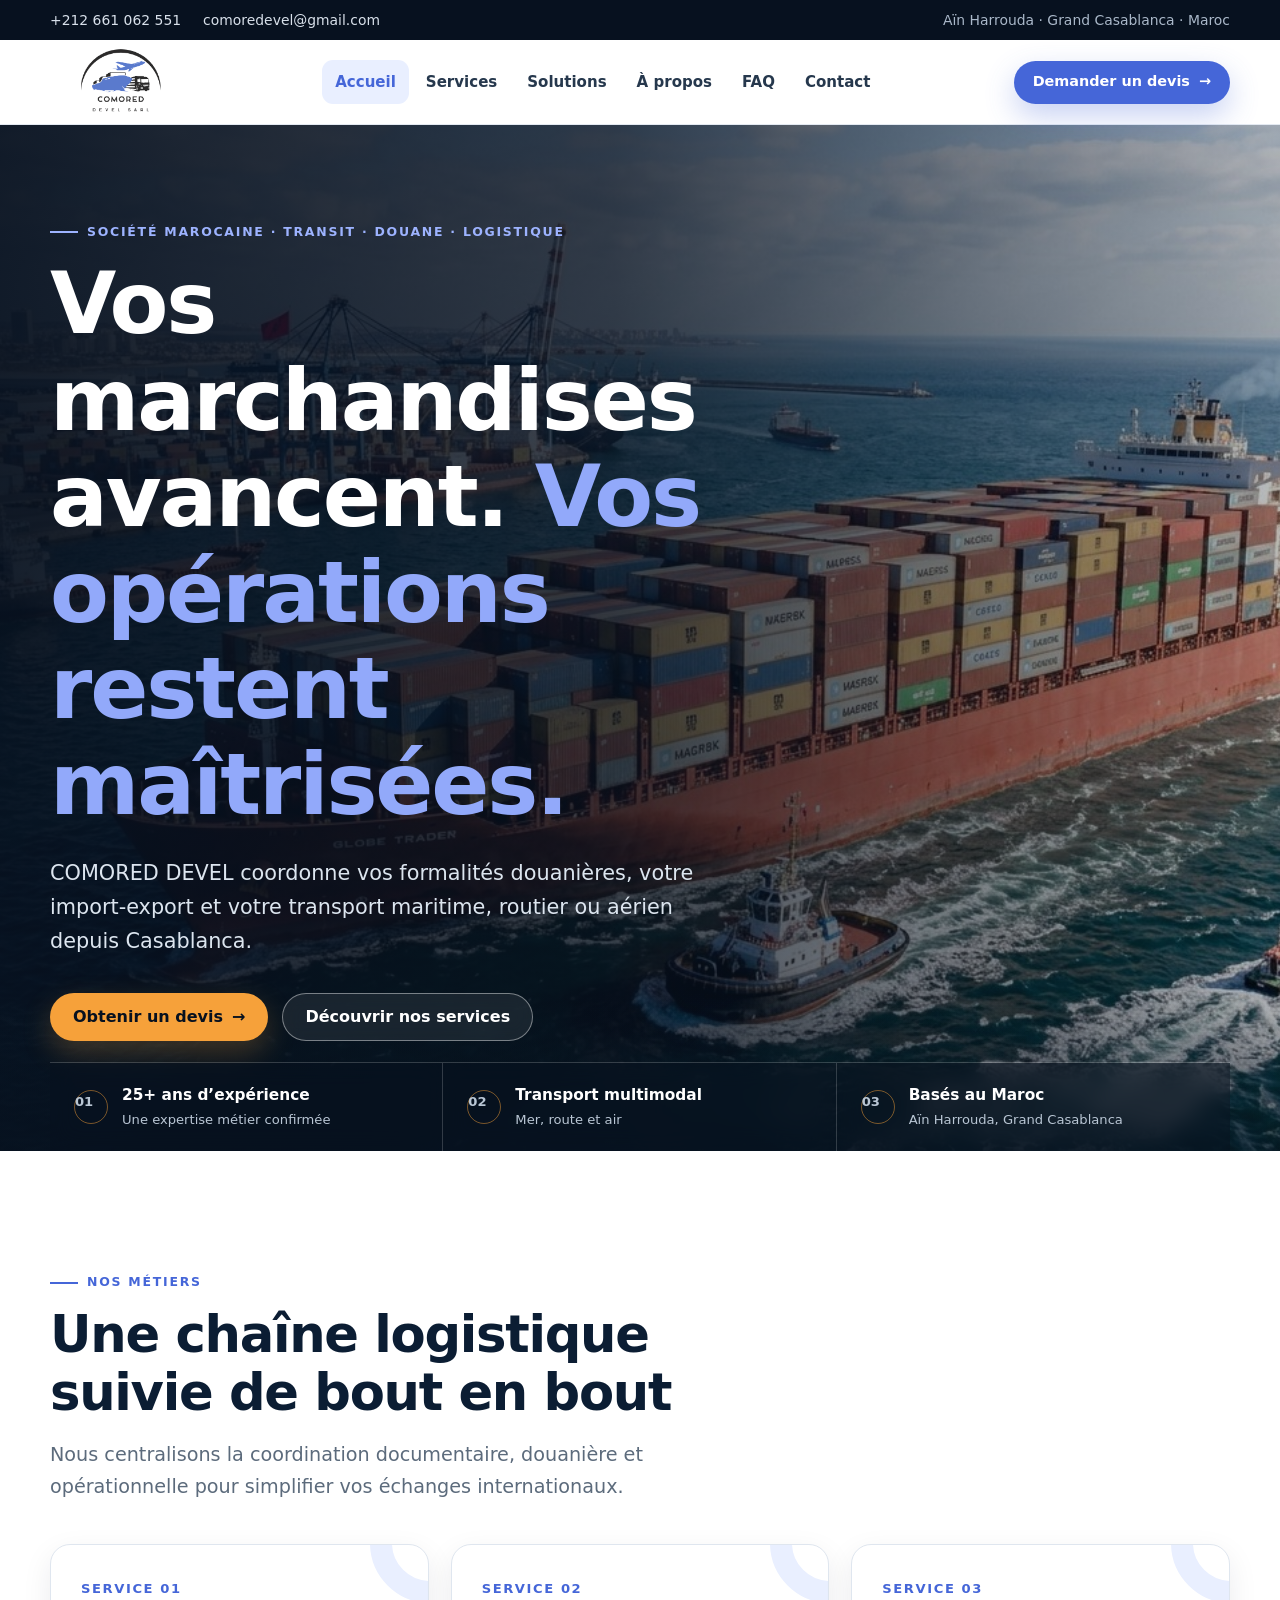
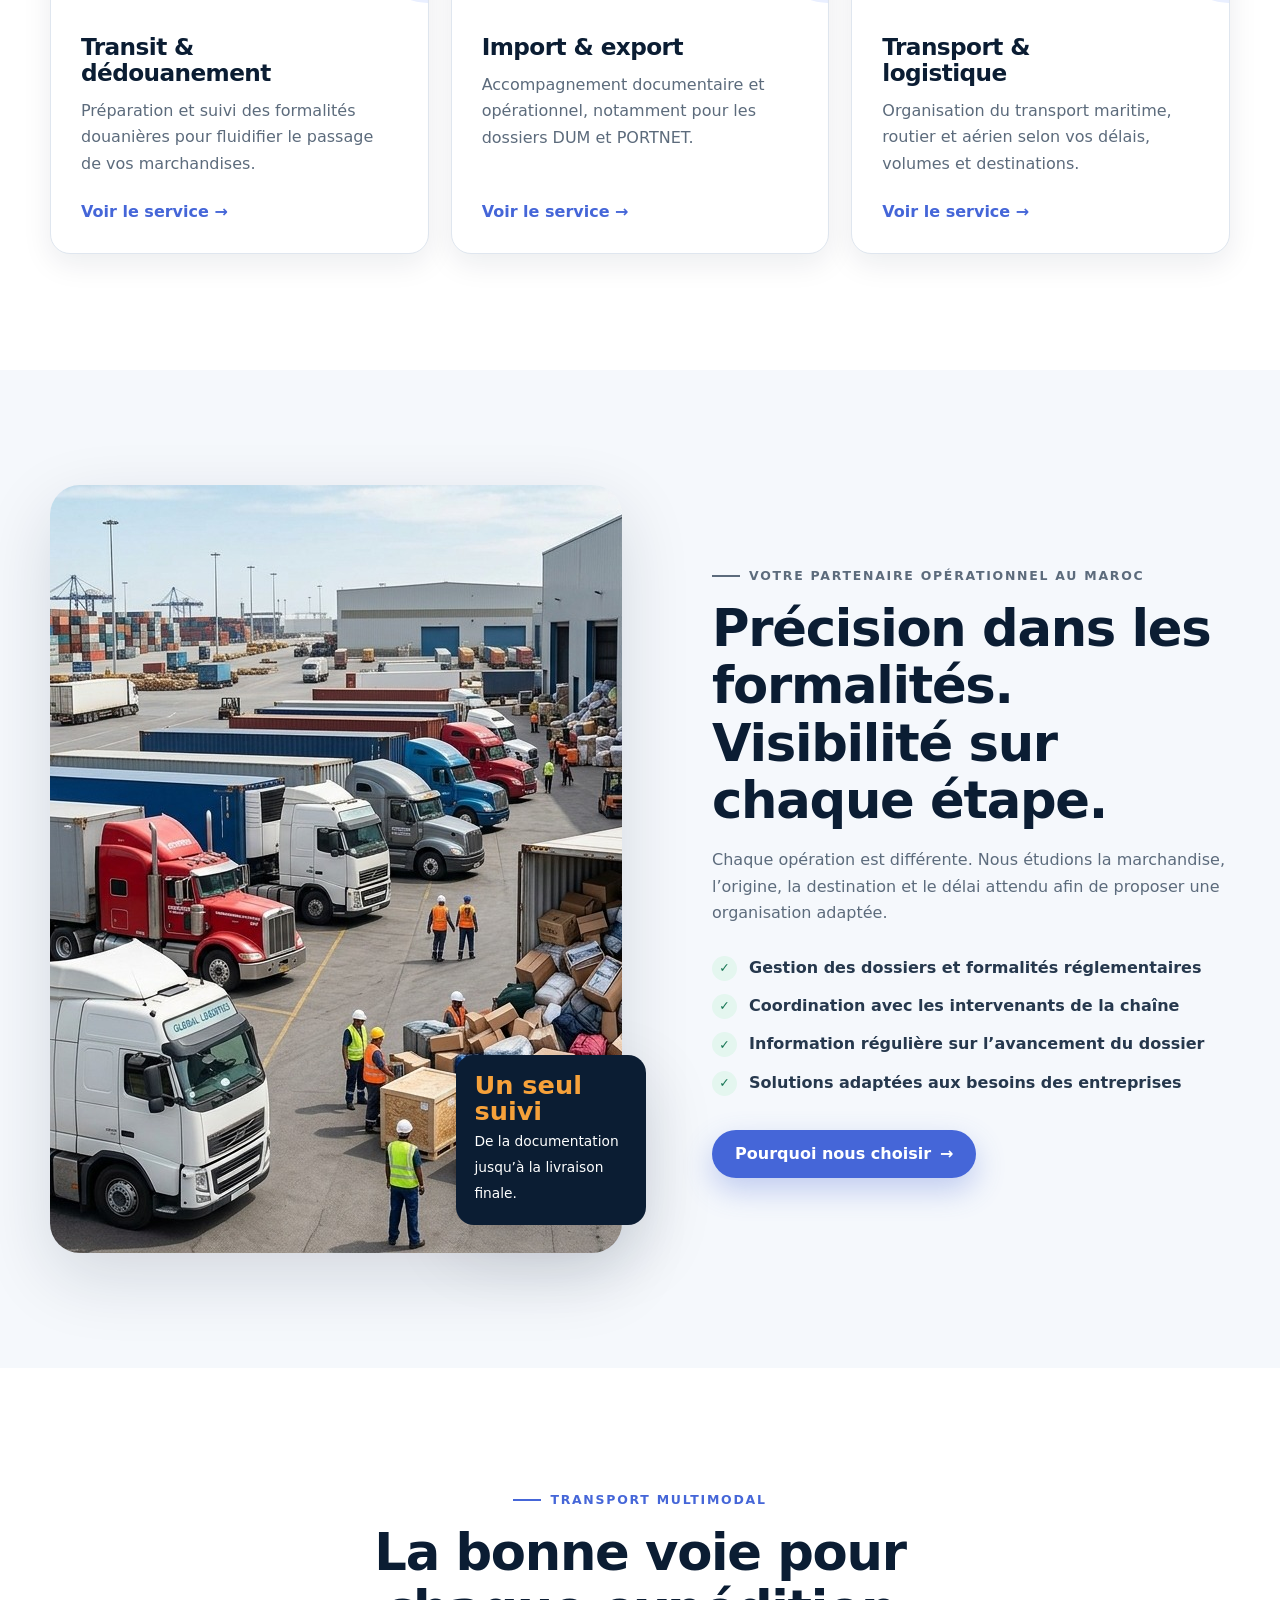
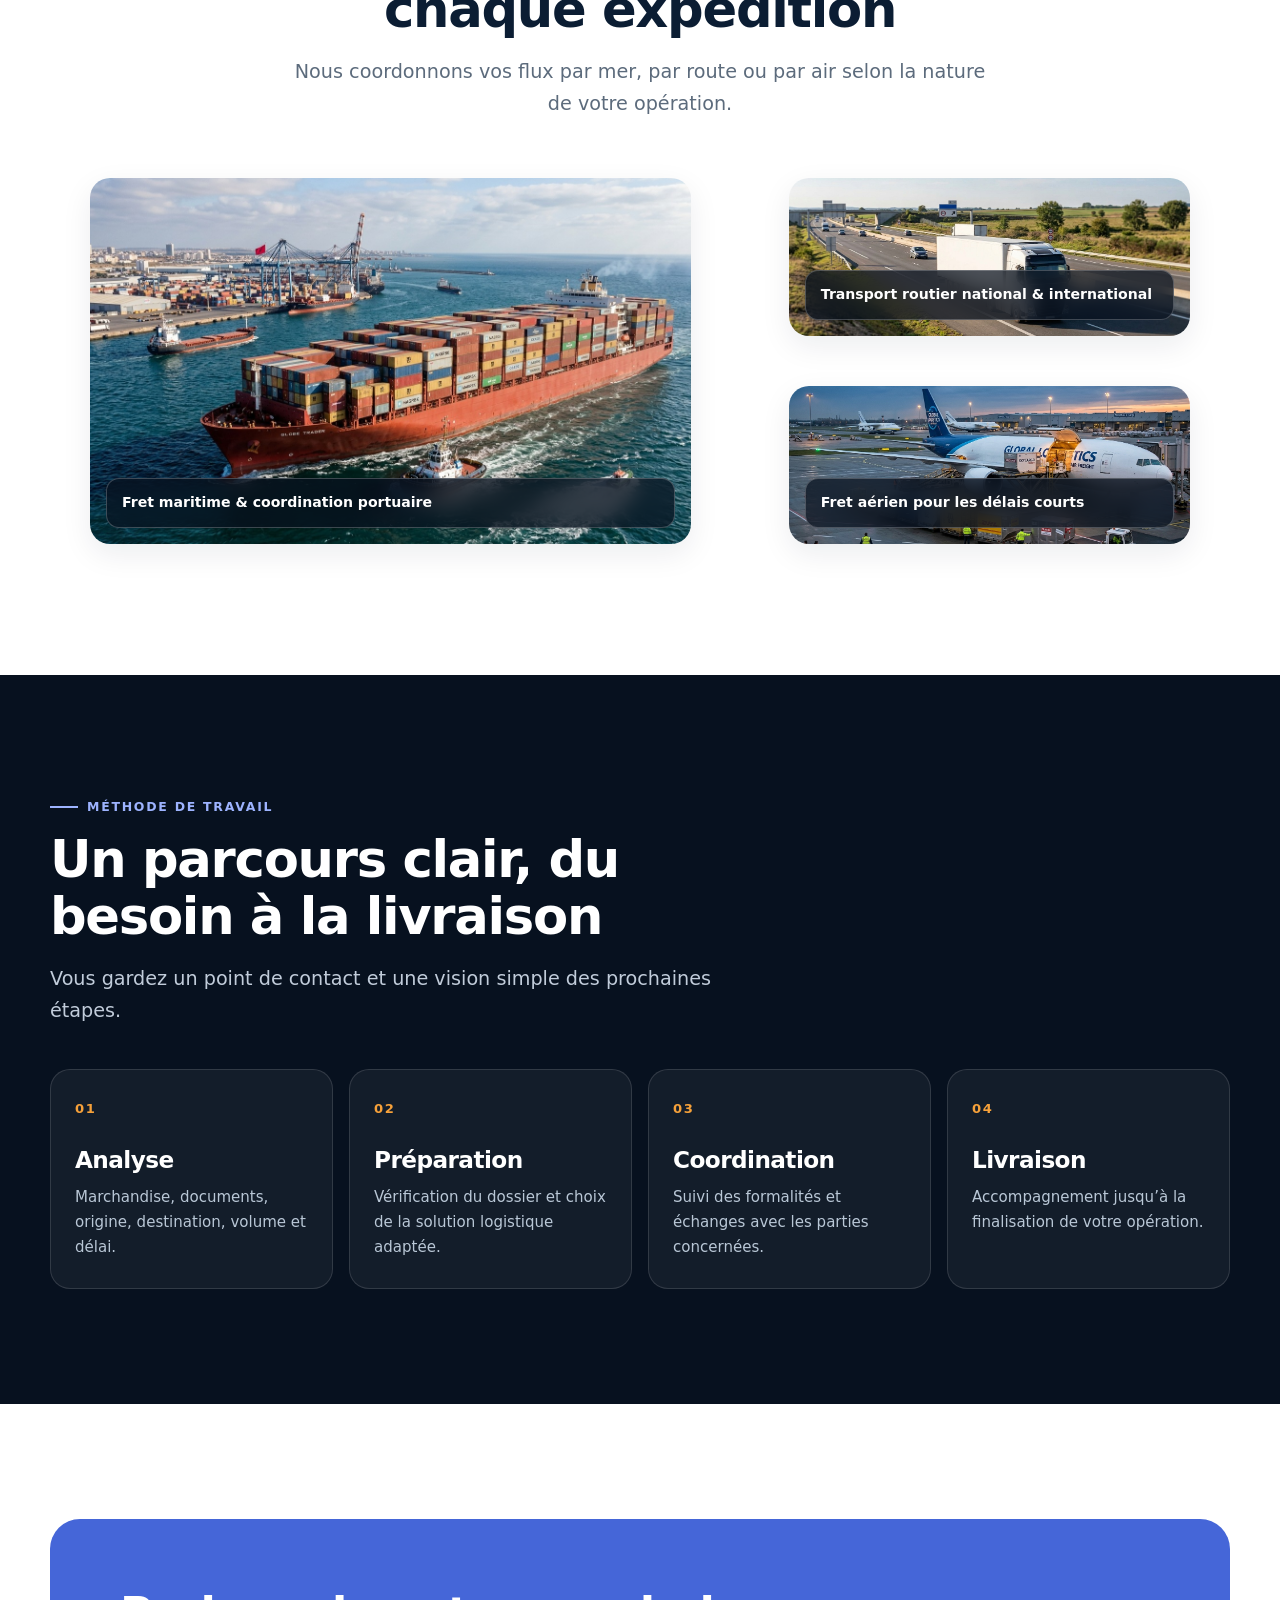
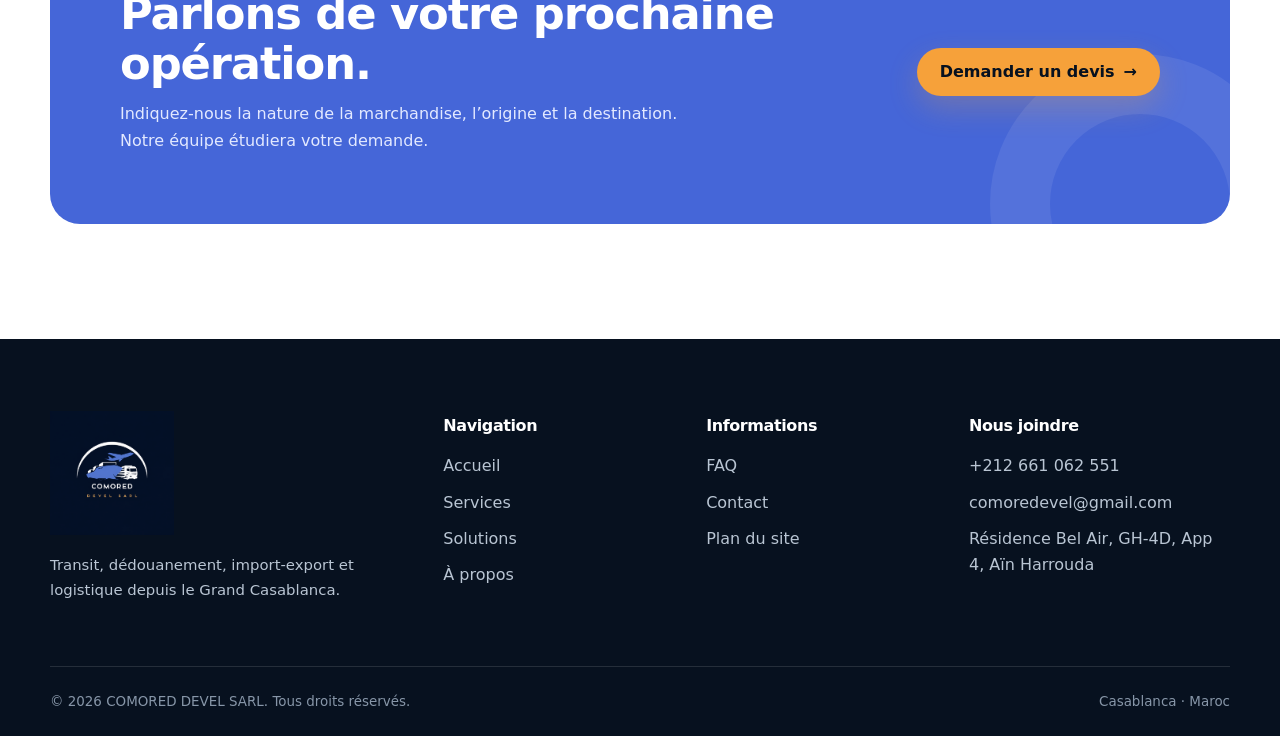
<file: index.html>
<!doctype html>
<html lang="fr-MA">
<head>
  <meta charset="utf-8">
  <meta name="viewport" content="width=device-width, initial-scale=1, viewport-fit=cover">
  <title>Transit, dédouanement & logistique au Maroc | COMORED DEVEL</title>
  <meta name="description" content="COMORED DEVEL accompagne vos opérations de transit, dédouanement, import-export et transport maritime, routier ou aérien à Casablanca et au Maroc.">
  <meta name="robots" content="index,follow,max-image-preview:large">
  <meta name="google-site-verification" content="_NhEkf3GL93YEL3HqqOEFzoIC-M5G1NNdiwuiTtoFNo">
  <link rel="canonical" href="https://www.comoredevel.com/">
  <link rel="icon" type="image/png" href="comored-devel-logos.png">
  <link rel="stylesheet" href="style.css">
  <meta property="og:type" content="website">
  <meta property="og:locale" content="fr_MA">
  <meta property="og:site_name" content="COMORED DEVEL">
  <meta property="og:title" content="Transit, dédouanement & logistique au Maroc | COMORED DEVEL">
  <meta property="og:description" content="Un accompagnement précis pour vos opérations import-export, du dossier douanier à la livraison.">
  <meta property="og:url" content="https://www.comoredevel.com/">
  <meta property="og:image" content="https://www.comoredevel.com/pic1.jpg">
  <meta name="twitter:card" content="summary_large_image">
  <meta name="twitter:title" content="COMORED DEVEL | Transit & logistique au Maroc">
  <meta name="twitter:description" content="Transit, dédouanement, import-export et transport multimodal au Maroc.">
  <meta name="twitter:image" content="https://www.comoredevel.com/pic1.jpg">
</head>
<body>
  <a class="skip-link" href="#main">Aller au contenu</a>
  <div class="topbar">
    <div class="container topbar-inner">
      <div class="topbar-links">
        <a href="tel:+212661062551">+212 661 062 551</a>
        <a href="mailto:comoredevel@gmail.com">comoredevel@gmail.com</a>
      </div>
      <p class="topbar-note">Aïn Harrouda · Grand Casablanca · Maroc</p>
    </div>
  </div>
  <header class="site-header">
    <div class="container header-inner">
      <a class="brand" href="index.html" aria-label="COMORED DEVEL — Accueil">
        <img src="comored-devel-logos.png" width="326" height="245" alt="Logo COMORED DEVEL">
      </a>
      <nav class="site-nav" id="siteNav" aria-label="Navigation principale">
        <ul class="nav-list">
          <li><a class="nav-link" href="index.html" aria-current="page">Accueil</a></li>
          <li><a class="nav-link" href="Service.html">Services</a></li>
          <li><a class="nav-link" href="Solution.html">Solutions</a></li>
          <li><a class="nav-link" href="propos.html">À propos</a></li>
          <li><a class="nav-link" href="FAQ.html">FAQ</a></li>
          <li><a class="nav-link" href="Contact.html">Contact</a></li>
        </ul>
      </nav>
      <div class="header-actions">
        <a class="btn btn-primary btn-small" href="Contact.html">Demander un devis <span aria-hidden="true">→</span></a>
        <button class="nav-toggle" id="navToggle" type="button" aria-label="Ouvrir le menu" aria-controls="siteNav" aria-expanded="false"><span></span><span></span><span></span></button>
      </div>
    </div>
  </header>
  <div class="nav-overlay" id="navOverlay" aria-hidden="true"></div>

  <main id="main">
    <section class="hero" aria-labelledby="hero-title">
      <img class="hero-media" src="pic1.jpg" width="1407" height="768" alt="Porte-conteneurs au port de Casablanca" fetchpriority="high">
      <div class="container">
        <div class="hero-content reveal">
          <p class="eyebrow">Société marocaine · Transit · Douane · Logistique</p>
          <h1 id="hero-title">Vos marchandises avancent. <span>Vos opérations restent maîtrisées.</span></h1>
          <p class="hero-copy">COMORED DEVEL coordonne vos formalités douanières, votre import-export et votre transport maritime, routier ou aérien depuis Casablanca.</p>
          <div class="hero-actions">
            <a class="btn btn-accent" href="Contact.html">Obtenir un devis <span aria-hidden="true">→</span></a>
            <a class="btn btn-ghost" href="Service.html">Découvrir nos services</a>
          </div>
        </div>
      </div>
      <div class="hero-trust">
        <div class="container trust-strip">
          <div class="trust-item"><span class="trust-mark">01</span><div><strong>25+ ans d’expérience</strong><span>Une expertise métier confirmée</span></div></div>
          <div class="trust-item"><span class="trust-mark">02</span><div><strong>Transport multimodal</strong><span>Mer, route et air</span></div></div>
          <div class="trust-item"><span class="trust-mark">03</span><div><strong>Basés au Maroc</strong><span>Aïn Harrouda, Grand Casablanca</span></div></div>
        </div>
      </div>
    </section>

    <section class="section" aria-labelledby="services-title">
      <div class="container">
        <div class="section-head reveal">
          <p class="eyebrow">Nos métiers</p>
          <h2 id="services-title">Une chaîne logistique suivie de bout en bout</h2>
          <p class="lead">Nous centralisons la coordination documentaire, douanière et opérationnelle pour simplifier vos échanges internationaux.</p>
        </div>
        <div class="service-grid">
          <article class="service-card reveal"><span class="service-number">SERVICE 01</span><h3>Transit & dédouanement</h3><p>Préparation et suivi des formalités douanières pour fluidifier le passage de vos marchandises.</p><a class="text-link" href="Service.html#transit">Voir le service →</a></article>
          <article class="service-card reveal"><span class="service-number">SERVICE 02</span><h3>Import & export</h3><p>Accompagnement documentaire et opérationnel, notamment pour les dossiers DUM et PORTNET.</p><a class="text-link" href="Service.html#import-export">Voir le service →</a></article>
          <article class="service-card reveal"><span class="service-number">SERVICE 03</span><h3>Transport & logistique</h3><p>Organisation du transport maritime, routier et aérien selon vos délais, volumes et destinations.</p><a class="text-link" href="Service.html#transport">Voir le service →</a></article>
        </div>
      </div>
    </section>

    <section class="section section-soft">
      <div class="container split">
        <div class="split-media reveal">
          <img src="pic4.jpg" width="1408" height="768" alt="Plateforme logistique avec camions et marchandises" loading="lazy">
          <div class="split-media-badge"><strong>Un seul suivi</strong><span>De la documentation jusqu’à la livraison finale.</span></div>
        </div>
        <div class="split-copy reveal">
          <p class="eyebrow">Votre partenaire opérationnel au Maroc</p>
          <h2>Précision dans les formalités. Visibilité sur chaque étape.</h2>
          <p>Chaque opération est différente. Nous étudions la marchandise, l’origine, la destination et le délai attendu afin de proposer une organisation adaptée.</p>
          <ul class="check-list">
            <li>Gestion des dossiers et formalités réglementaires</li>
            <li>Coordination avec les intervenants de la chaîne</li>
            <li>Information régulière sur l’avancement du dossier</li>
            <li>Solutions adaptées aux besoins des entreprises</li>
          </ul>
          <a class="btn btn-primary" href="Solution.html">Pourquoi nous choisir <span aria-hidden="true">→</span></a>
        </div>
      </div>
    </section>

    <section class="section" aria-labelledby="modes-title">
      <div class="container">
        <div class="section-head center reveal">
          <p class="eyebrow">Transport multimodal</p>
          <h2 id="modes-title">La bonne voie pour chaque expédition</h2>
          <p class="lead">Nous coordonnons vos flux par mer, par route ou par air selon la nature de votre opération.</p>
        </div>
        <div class="image-grid">
          <figure class="image-tile reveal"><img src="pic1.jpg" width="1407" height="768" alt="Transport maritime de conteneurs" loading="lazy"><figcaption class="image-caption">Fret maritime & coordination portuaire</figcaption></figure>
          <figure class="image-tile reveal"><img src="pic2.jpg" width="1408" height="768" alt="Camion de transport routier" loading="lazy"><figcaption class="image-caption">Transport routier national & international</figcaption></figure>
          <figure class="image-tile reveal"><img src="pic3.jpg" width="1408" height="768" alt="Chargement d’un avion de fret" loading="lazy"><figcaption class="image-caption">Fret aérien pour les délais courts</figcaption></figure>
        </div>
      </div>
    </section>

    <section class="section section-dark" aria-labelledby="process-title">
      <div class="container">
        <div class="section-head reveal">
          <p class="eyebrow">Méthode de travail</p>
          <h2 id="process-title">Un parcours clair, du besoin à la livraison</h2>
          <p class="lead">Vous gardez un point de contact et une vision simple des prochaines étapes.</p>
        </div>
        <div class="process">
          <article class="process-step reveal"><h3>Analyse</h3><p>Marchandise, documents, origine, destination, volume et délai.</p></article>
          <article class="process-step reveal"><h3>Préparation</h3><p>Vérification du dossier et choix de la solution logistique adaptée.</p></article>
          <article class="process-step reveal"><h3>Coordination</h3><p>Suivi des formalités et échanges avec les parties concernées.</p></article>
          <article class="process-step reveal"><h3>Livraison</h3><p>Accompagnement jusqu’à la finalisation de votre opération.</p></article>
        </div>
      </div>
    </section>

    <section class="section">
      <div class="container">
        <div class="cta-band reveal">
          <div><h2>Parlons de votre prochaine opération.</h2><p>Indiquez-nous la nature de la marchandise, l’origine et la destination. Notre équipe étudiera votre demande.</p></div>
          <a class="btn btn-accent" href="Contact.html">Demander un devis <span aria-hidden="true">→</span></a>
        </div>
      </div>
    </section>
  </main>

  <footer class="site-footer">
    <div class="container footer-main">
      <div><img class="footer-brand" src="cmrd.png" width="500" height="500" alt="COMORED DEVEL"><p>Transit, dédouanement, import-export et logistique depuis le Grand Casablanca.</p></div>
      <div><h4>Navigation</h4><ul class="footer-links"><li><a href="index.html">Accueil</a></li><li><a href="Service.html">Services</a></li><li><a href="Solution.html">Solutions</a></li><li><a href="propos.html">À propos</a></li></ul></div>
      <div><h4>Informations</h4><ul class="footer-links"><li><a href="FAQ.html">FAQ</a></li><li><a href="Contact.html">Contact</a></li><li><a href="sitemap.xml">Plan du site</a></li></ul></div>
      <div><h4>Nous joindre</h4><ul class="footer-links"><li><a href="tel:+212661062551">+212 661 062 551</a></li><li><a href="mailto:comoredevel@gmail.com">comoredevel@gmail.com</a></li><li>Résidence Bel Air, GH-4D, App 4, Aïn Harrouda</li></ul></div>
    </div>
    <div class="container footer-bottom"><p>© <span data-year></span> COMORED DEVEL SARL. Tous droits réservés.</p><p>Casablanca · Maroc</p></div>
  </footer>
  <script src="script.js" defer></script>
  <script type="application/ld+json">
  {"@context":"https://schema.org","@type":"LocalBusiness","name":"COMORED DEVEL SARL","url":"https://www.comoredevel.com/","logo":"https://www.comoredevel.com/comored-devel-logos.png","image":"https://www.comoredevel.com/pic1.jpg","description":"Société de transit, dédouanement, import-export et logistique au Maroc.","telephone":"+212661062551","email":"comoredevel@gmail.com","address":{"@type":"PostalAddress","streetAddress":"Résidence Bel Air, GH-4D, App 4, Aïn Harrouda","addressLocality":"Casablanca","addressRegion":"Grand Casablanca","addressCountry":"MA"},"areaServed":{"@type":"Country","name":"Morocco"},"serviceType":["Transit","Dédouanement","Import-export","Transport maritime","Transport routier","Fret aérien"]}
  </script>
</body>
</html>
</file>
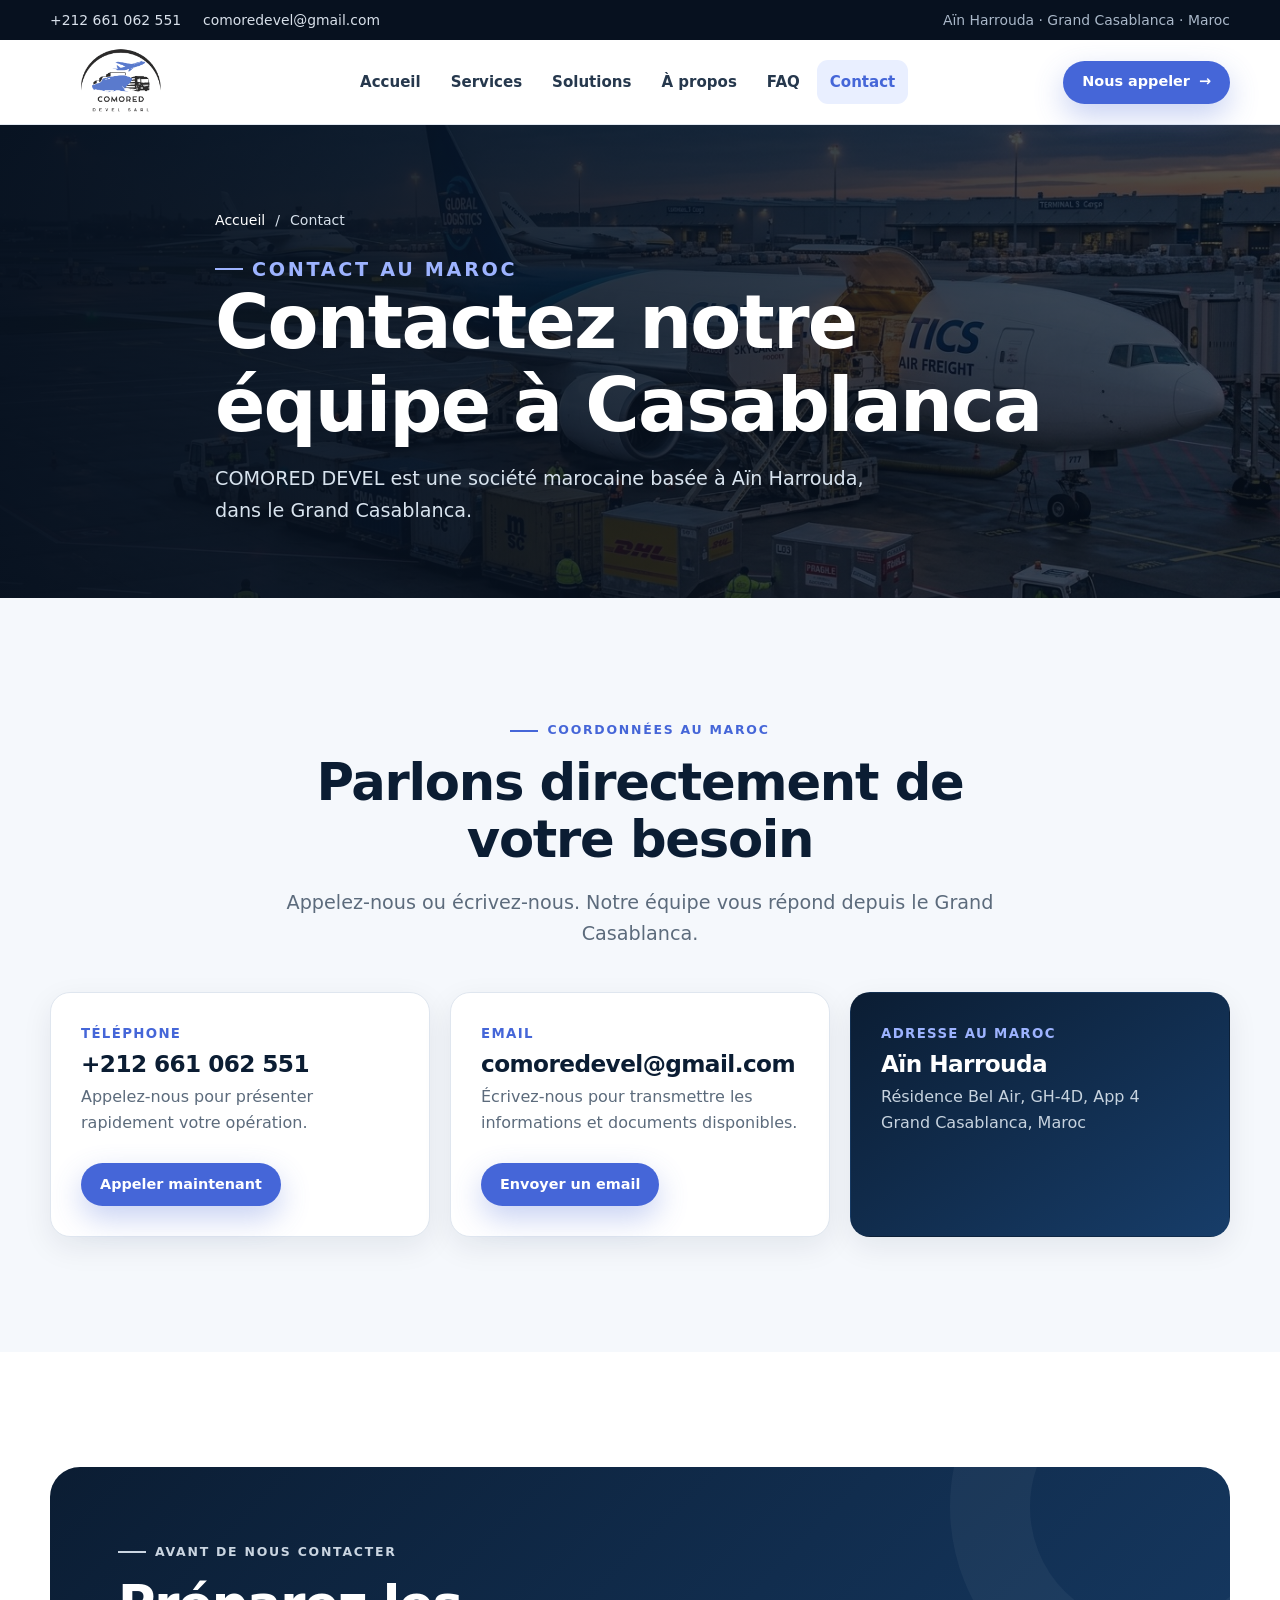
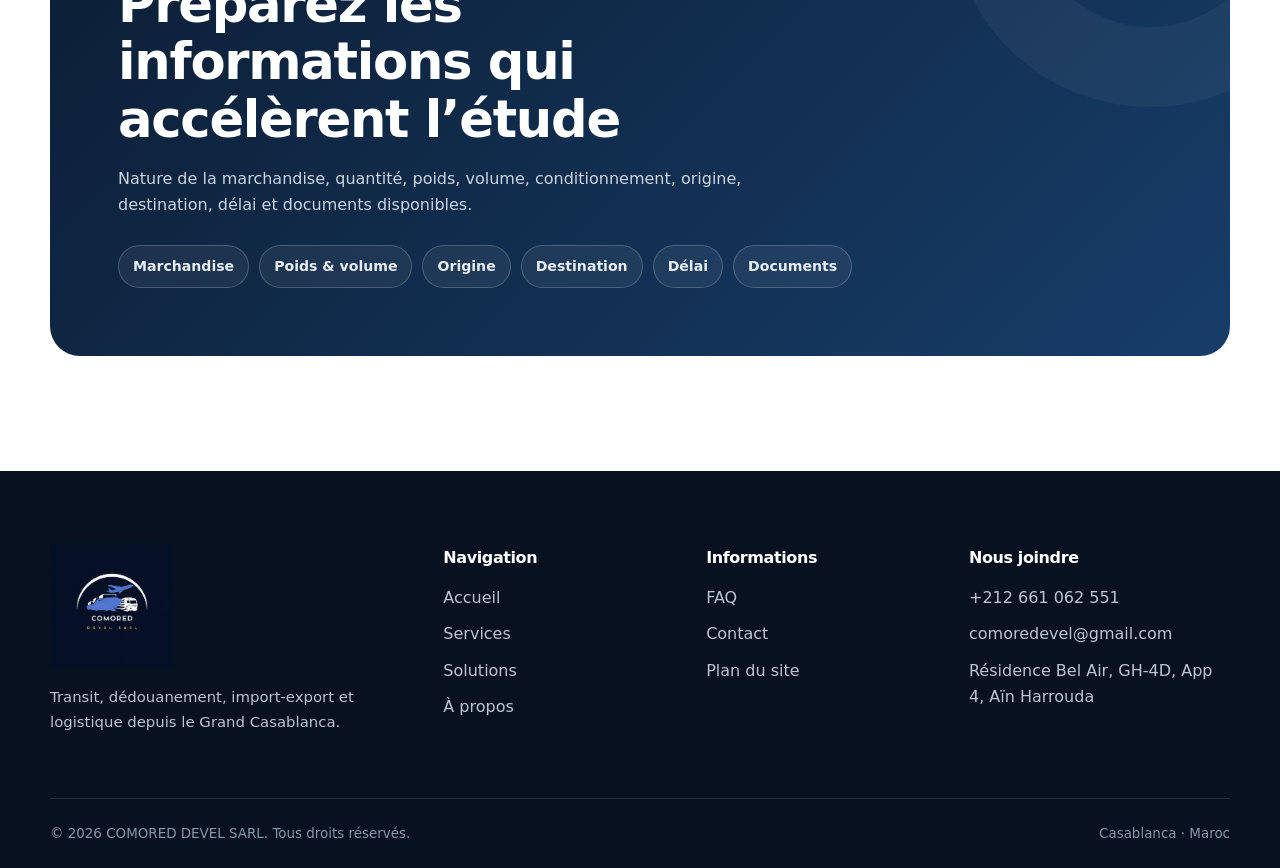
<file: Contact.html>
<!doctype html>
<html lang="fr-MA">
<head>
  <meta charset="utf-8"><meta name="viewport" content="width=device-width, initial-scale=1, viewport-fit=cover">
  <title>Contact & devis transit au Maroc | COMORED DEVEL</title>
  <meta name="description" content="Contactez COMORED DEVEL pour une demande de devis en transit, dédouanement, import-export ou transport. Aïn Harrouda, Grand Casablanca, Maroc.">
  <meta name="robots" content="index,follow,max-image-preview:large"><link rel="canonical" href="https://www.comoredevel.com/Contact.html">
  <link rel="icon" type="image/png" href="comored-devel-logos.png"><link rel="stylesheet" href="style.css">
  <meta property="og:type" content="website"><meta property="og:locale" content="fr_MA"><meta property="og:site_name" content="COMORED DEVEL"><meta property="og:title" content="Contact & demande de devis | COMORED DEVEL"><meta property="og:description" content="Présentez votre besoin en transit, dédouanement, import-export ou transport."><meta property="og:url" content="https://www.comoredevel.com/Contact.html"><meta property="og:image" content="https://www.comoredevel.com/pic3.jpg"><meta name="twitter:card" content="summary_large_image">
</head>
<body>
  <a class="skip-link" href="#main">Aller au contenu</a>
  <div class="topbar"><div class="container topbar-inner"><div class="topbar-links"><a href="tel:+212661062551">+212 661 062 551</a><a href="mailto:comoredevel@gmail.com">comoredevel@gmail.com</a></div><p class="topbar-note">Aïn Harrouda · Grand Casablanca · Maroc</p></div></div>
  <header class="site-header"><div class="container header-inner"><a class="brand" href="index.html" aria-label="COMORED DEVEL — Accueil"><img src="comored-devel-logos.png" width="326" height="245" alt="Logo COMORED DEVEL"></a><nav class="site-nav" id="siteNav" aria-label="Navigation principale"><ul class="nav-list"><li><a class="nav-link" href="index.html">Accueil</a></li><li><a class="nav-link" href="Service.html">Services</a></li><li><a class="nav-link" href="Solution.html">Solutions</a></li><li><a class="nav-link" href="propos.html">À propos</a></li><li><a class="nav-link" href="FAQ.html">FAQ</a></li><li><a class="nav-link" href="Contact.html" aria-current="page">Contact</a></li></ul></nav><div class="header-actions"><a class="btn btn-primary btn-small" href="tel:+212661062551">Nous appeler <span aria-hidden="true">→</span></a><button class="nav-toggle" id="navToggle" type="button" aria-label="Ouvrir le menu" aria-controls="siteNav" aria-expanded="false"><span></span><span></span><span></span></button></div></div></header>
  <div class="nav-overlay" id="navOverlay" aria-hidden="true"></div>
  <main id="main">
    <section class="page-hero"><img src="pic3.jpg" width="1408" height="768" alt="Opération de fret aérien" fetchpriority="high"><div class="container page-hero-inner reveal"><nav class="breadcrumbs" aria-label="Fil d’Ariane"><a href="index.html">Accueil</a><span aria-hidden="true">/</span><span>Contact</span></nav><p class="eyebrow">Contact au Maroc</p><h1>Contactez notre équipe à Casablanca</h1><p>COMORED DEVEL est une société marocaine basée à Aïn Harrouda, dans le Grand Casablanca.</p></div></section>

    <section class="section section-soft"><div class="container"><div class="section-head center reveal"><p class="eyebrow">Coordonnées au Maroc</p><h2>Parlons directement de votre besoin</h2><p class="lead">Appelez-nous ou écrivez-nous. Notre équipe vous répond depuis le Grand Casablanca.</p></div><div class="contact-cards-grid"><article class="contact-card reveal"><small>Téléphone</small><h3><a href="tel:+212661062551">+212 661 062 551</a></h3><p>Appelez-nous pour présenter rapidement votre opération.</p><a class="btn btn-primary btn-small" href="tel:+212661062551">Appeler maintenant</a></article><article class="contact-card reveal"><small>Email</small><h3><a href="mailto:comoredevel@gmail.com">comoredevel@gmail.com</a></h3><p>Écrivez-nous pour transmettre les informations et documents disponibles.</p><a class="btn btn-primary btn-small" href="mailto:comoredevel@gmail.com">Envoyer un email</a></article><article class="contact-card contact-card-address reveal"><small>Adresse au Maroc</small><h3>Aïn Harrouda</h3><p>Résidence Bel Air, GH-4D, App 4<br>Grand Casablanca, Maroc</p></article></div></div></section>

    <section class="section"><div class="container"><div class="coverage-panel reveal"><p class="eyebrow">Avant de nous contacter</p><h2>Préparez les informations qui accélèrent l’étude</h2><p>Nature de la marchandise, quantité, poids, volume, conditionnement, origine, destination, délai et documents disponibles.</p><div class="pill-row"><span class="pill">Marchandise</span><span class="pill">Poids & volume</span><span class="pill">Origine</span><span class="pill">Destination</span><span class="pill">Délai</span><span class="pill">Documents</span></div></div></div></section>
  </main>
  <footer class="site-footer"><div class="container footer-main"><div><img class="footer-brand" src="cmrd.png" width="500" height="500" alt="COMORED DEVEL"><p>Transit, dédouanement, import-export et logistique depuis le Grand Casablanca.</p></div><div><h4>Navigation</h4><ul class="footer-links"><li><a href="index.html">Accueil</a></li><li><a href="Service.html">Services</a></li><li><a href="Solution.html">Solutions</a></li><li><a href="propos.html">À propos</a></li></ul></div><div><h4>Informations</h4><ul class="footer-links"><li><a href="FAQ.html">FAQ</a></li><li><a href="Contact.html">Contact</a></li><li><a href="sitemap.xml">Plan du site</a></li></ul></div><div><h4>Nous joindre</h4><ul class="footer-links"><li><a href="tel:+212661062551">+212 661 062 551</a></li><li><a href="mailto:comoredevel@gmail.com">comoredevel@gmail.com</a></li><li>Résidence Bel Air, GH-4D, App 4, Aïn Harrouda</li></ul></div></div><div class="container footer-bottom"><p>© <span data-year></span> COMORED DEVEL SARL. Tous droits réservés.</p><p>Casablanca · Maroc</p></div></footer>
  <script src="script.js" defer></script>
  <script type="application/ld+json">{"@context":"https://schema.org","@type":"ContactPage","name":"Contact COMORED DEVEL","url":"https://www.comoredevel.com/Contact.html","mainEntity":{"@type":"LocalBusiness","name":"COMORED DEVEL SARL","telephone":"+212661062551","email":"comoredevel@gmail.com","address":{"@type":"PostalAddress","streetAddress":"Résidence Bel Air, GH-4D, App 4, Aïn Harrouda","addressLocality":"Casablanca","addressRegion":"Grand Casablanca","addressCountry":"MA"}}}</script>
</body>
</html>
</file>
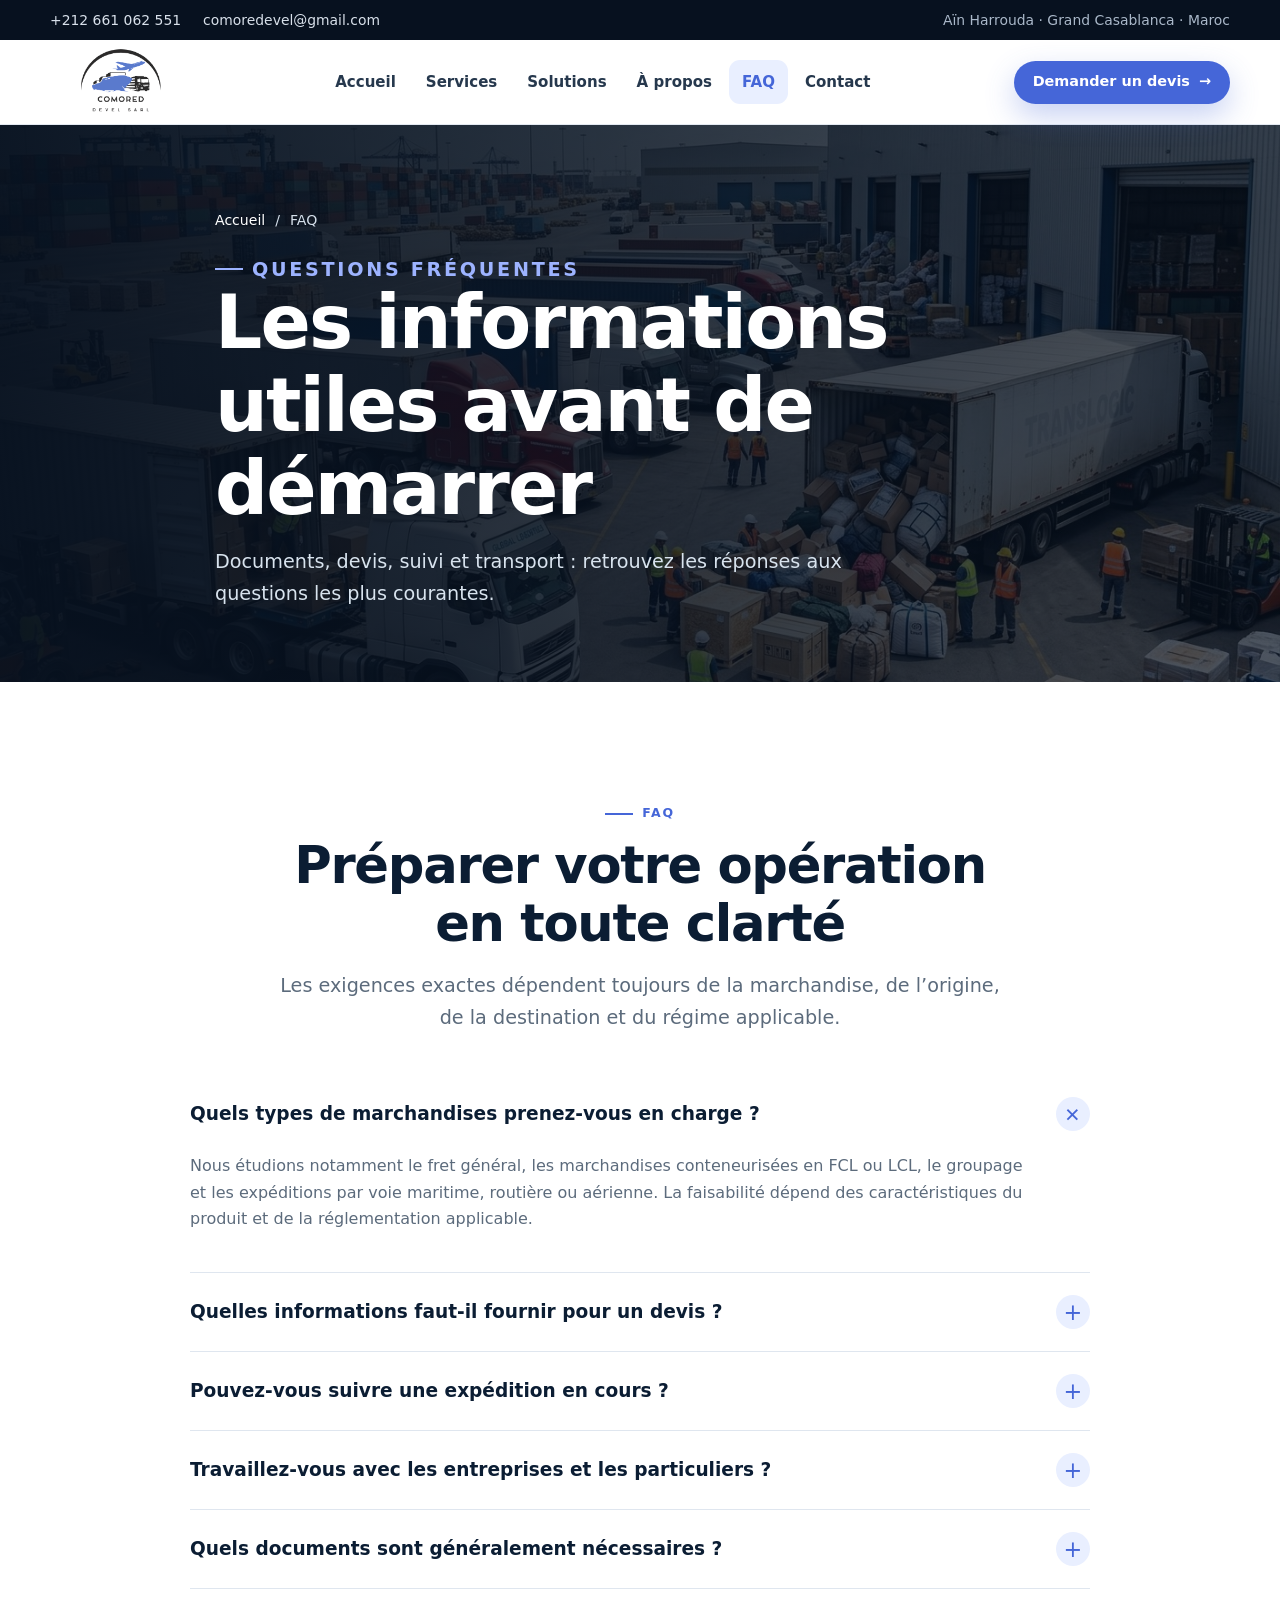
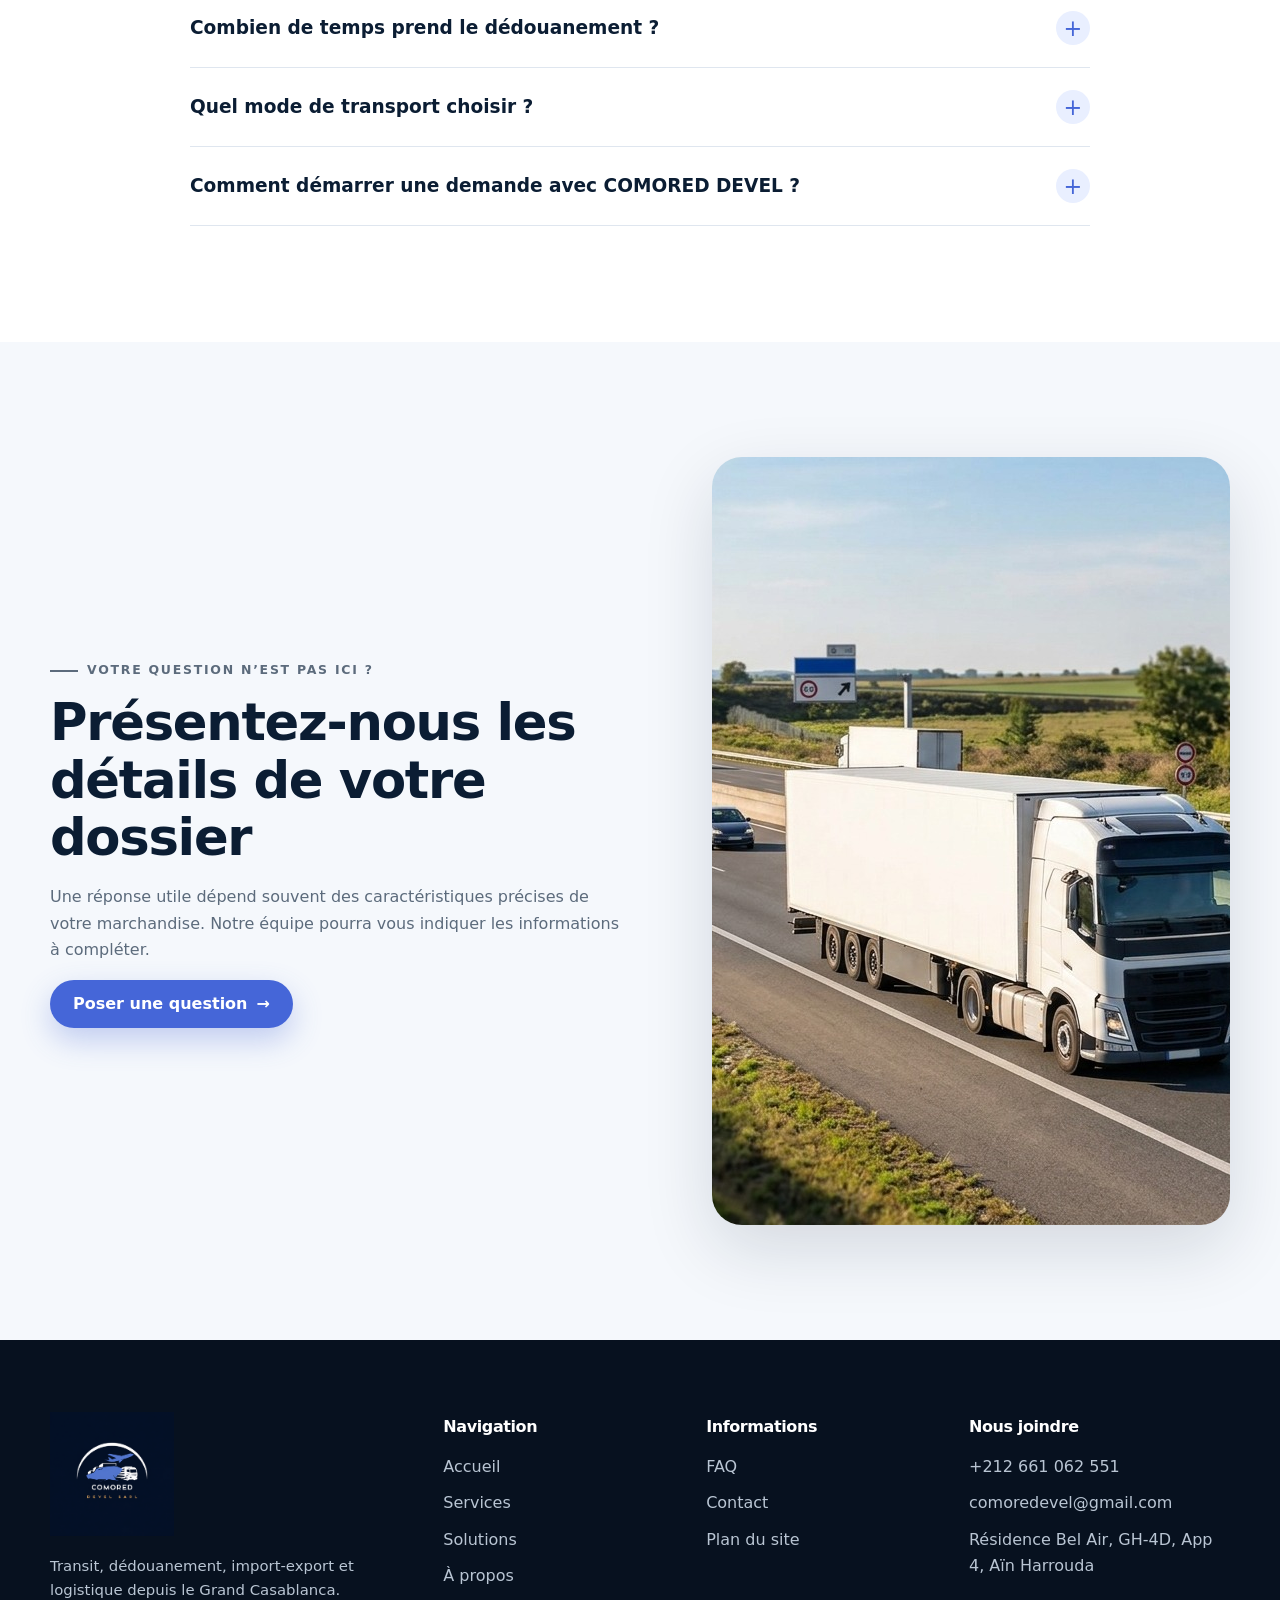
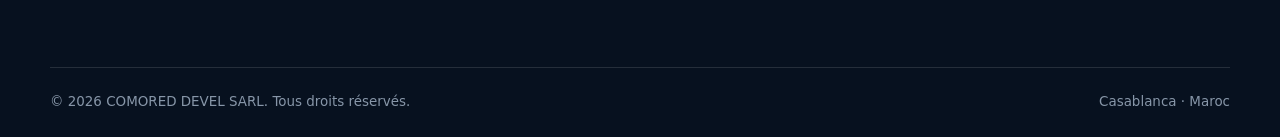
<file: FAQ.html>
<!doctype html>
<html lang="fr-MA">
<head>
  <meta charset="utf-8"><meta name="viewport" content="width=device-width, initial-scale=1, viewport-fit=cover">
  <title>FAQ transit, douane & import-export au Maroc | COMORED DEVEL</title>
  <meta name="description" content="Réponses aux questions fréquentes sur le transit, le dédouanement, les devis, les documents, le suivi et le transport import-export au Maroc.">
  <meta name="robots" content="index,follow,max-image-preview:large"><link rel="canonical" href="https://www.comoredevel.com/FAQ.html">
  <link rel="icon" type="image/png" href="comored-devel-logos.png"><link rel="stylesheet" href="style.css">
  <meta property="og:type" content="website"><meta property="og:locale" content="fr_MA"><meta property="og:site_name" content="COMORED DEVEL"><meta property="og:title" content="FAQ transit, douane & import-export | COMORED DEVEL"><meta property="og:description" content="Les réponses utiles avant de préparer votre opération logistique."><meta property="og:url" content="https://www.comoredevel.com/FAQ.html"><meta property="og:image" content="https://www.comoredevel.com/pic4.jpg"><meta name="twitter:card" content="summary_large_image">
</head>
<body>
  <a class="skip-link" href="#main">Aller au contenu</a>
  <div class="topbar"><div class="container topbar-inner"><div class="topbar-links"><a href="tel:+212661062551">+212 661 062 551</a><a href="mailto:comoredevel@gmail.com">comoredevel@gmail.com</a></div><p class="topbar-note">Aïn Harrouda · Grand Casablanca · Maroc</p></div></div>
  <header class="site-header"><div class="container header-inner"><a class="brand" href="index.html" aria-label="COMORED DEVEL — Accueil"><img src="comored-devel-logos.png" width="326" height="245" alt="Logo COMORED DEVEL"></a><nav class="site-nav" id="siteNav" aria-label="Navigation principale"><ul class="nav-list"><li><a class="nav-link" href="index.html">Accueil</a></li><li><a class="nav-link" href="Service.html">Services</a></li><li><a class="nav-link" href="Solution.html">Solutions</a></li><li><a class="nav-link" href="propos.html">À propos</a></li><li><a class="nav-link" href="FAQ.html" aria-current="page">FAQ</a></li><li><a class="nav-link" href="Contact.html">Contact</a></li></ul></nav><div class="header-actions"><a class="btn btn-primary btn-small" href="Contact.html">Demander un devis <span aria-hidden="true">→</span></a><button class="nav-toggle" id="navToggle" type="button" aria-label="Ouvrir le menu" aria-controls="siteNav" aria-expanded="false"><span></span><span></span><span></span></button></div></div></header>
  <div class="nav-overlay" id="navOverlay" aria-hidden="true"></div>
  <main id="main">
    <section class="page-hero"><img src="pic4.jpg" width="1408" height="768" alt="Centre logistique de marchandises" fetchpriority="high"><div class="container page-hero-inner reveal"><nav class="breadcrumbs" aria-label="Fil d’Ariane"><a href="index.html">Accueil</a><span aria-hidden="true">/</span><span>FAQ</span></nav><p class="eyebrow">Questions fréquentes</p><h1>Les informations utiles avant de démarrer</h1><p>Documents, devis, suivi et transport : retrouvez les réponses aux questions les plus courantes.</p></div></section>

    <section class="section"><div class="container"><div class="section-head center reveal"><p class="eyebrow">FAQ</p><h2>Préparer votre opération en toute clarté</h2><p class="lead">Les exigences exactes dépendent toujours de la marchandise, de l’origine, de la destination et du régime applicable.</p></div><div class="faq-list">
      <article class="faq-item reveal"><button class="faq-question" type="button" aria-expanded="true" aria-controls="faq-1"><span>Quels types de marchandises prenez-vous en charge ?</span><span class="faq-plus" aria-hidden="true">+</span></button><div class="faq-answer" id="faq-1"><p>Nous étudions notamment le fret général, les marchandises conteneurisées en FCL ou LCL, le groupage et les expéditions par voie maritime, routière ou aérienne. La faisabilité dépend des caractéristiques du produit et de la réglementation applicable.</p></div></article>
      <article class="faq-item reveal"><button class="faq-question" type="button" aria-expanded="false" aria-controls="faq-2"><span>Quelles informations faut-il fournir pour un devis ?</span><span class="faq-plus" aria-hidden="true">+</span></button><div class="faq-answer" id="faq-2" hidden><p>Indiquez la nature de la marchandise, le poids, le volume, le conditionnement, l’origine, la destination, le délai souhaité et les documents déjà disponibles. Ces éléments permettent une étude plus précise.</p></div></article>
      <article class="faq-item reveal"><button class="faq-question" type="button" aria-expanded="false" aria-controls="faq-3"><span>Pouvez-vous suivre une expédition en cours ?</span><span class="faq-plus" aria-hidden="true">+</span></button><div class="faq-answer" id="faq-3" hidden><p>Oui, dans le cadre des opérations que nous coordonnons. Nous communiquons les informations disponibles sur l’avancement et les prochaines étapes jusqu’à la finalisation du dossier.</p></div></article>
      <article class="faq-item reveal"><button class="faq-question" type="button" aria-expanded="false" aria-controls="faq-4"><span>Travaillez-vous avec les entreprises et les particuliers ?</span><span class="faq-plus" aria-hidden="true">+</span></button><div class="faq-answer" id="faq-4" hidden><p>Nous travaillons principalement avec des entreprises, importateurs et exportateurs. Certains dossiers de particuliers peuvent être étudiés selon la nature de la marchandise et l’opération demandée.</p></div></article>
      <article class="faq-item reveal"><button class="faq-question" type="button" aria-expanded="false" aria-controls="faq-5"><span>Quels documents sont généralement nécessaires ?</span><span class="faq-plus" aria-hidden="true">+</span></button><div class="faq-answer" id="faq-5" hidden><p>La facture commerciale, la liste de colisage, le document de transport et les justificatifs liés au produit sont souvent demandés. La liste finale varie selon le régime douanier et la réglementation de la marchandise.</p></div></article>
      <article class="faq-item reveal"><button class="faq-question" type="button" aria-expanded="false" aria-controls="faq-6"><span>Combien de temps prend le dédouanement ?</span><span class="faq-plus" aria-hidden="true">+</span></button><div class="faq-answer" id="faq-6" hidden><p>Le délai dépend de la conformité du dossier, de la marchandise, des contrôles éventuels et de la disponibilité des documents. Nous vérifions le dossier en amont pour réduire les retards évitables, sans promettre un délai qui dépend des autorités et intervenants.</p></div></article>
      <article class="faq-item reveal"><button class="faq-question" type="button" aria-expanded="false" aria-controls="faq-7"><span>Quel mode de transport choisir ?</span><span class="faq-plus" aria-hidden="true">+</span></button><div class="faq-answer" id="faq-7" hidden><p>Le maritime convient souvent aux volumes importants, l’aérien aux délais courts et le routier aux flux terrestres et livraisons régionales. Le choix se fait après comparaison du coût, du délai, du volume et des contraintes du produit.</p></div></article>
      <article class="faq-item reveal"><button class="faq-question" type="button" aria-expanded="false" aria-controls="faq-8"><span>Comment démarrer une demande avec COMORED DEVEL ?</span><span class="faq-plus" aria-hidden="true">+</span></button><div class="faq-answer" id="faq-8" hidden><p>Utilisez la page Contact, appelez le +212 661 062 551 ou écrivez à comoredevel@gmail.com. Présentez les informations principales de l’opération afin que l’équipe puisse étudier le dossier.</p></div></article>
    </div></div></section>

    <section class="section section-soft"><div class="container split"><div class="split-copy reveal"><p class="eyebrow">Votre question n’est pas ici ?</p><h2>Présentez-nous les détails de votre dossier</h2><p>Une réponse utile dépend souvent des caractéristiques précises de votre marchandise. Notre équipe pourra vous indiquer les informations à compléter.</p><a class="btn btn-primary" href="Contact.html">Poser une question <span aria-hidden="true">→</span></a></div><div class="split-media reveal"><img src="pic2.jpg" width="1408" height="768" alt="Camion en transport de marchandises" loading="lazy"></div></div></section>
  </main>
  <footer class="site-footer"><div class="container footer-main"><div><img class="footer-brand" src="cmrd.png" width="500" height="500" alt="COMORED DEVEL"><p>Transit, dédouanement, import-export et logistique depuis le Grand Casablanca.</p></div><div><h4>Navigation</h4><ul class="footer-links"><li><a href="index.html">Accueil</a></li><li><a href="Service.html">Services</a></li><li><a href="Solution.html">Solutions</a></li><li><a href="propos.html">À propos</a></li></ul></div><div><h4>Informations</h4><ul class="footer-links"><li><a href="FAQ.html">FAQ</a></li><li><a href="Contact.html">Contact</a></li><li><a href="sitemap.xml">Plan du site</a></li></ul></div><div><h4>Nous joindre</h4><ul class="footer-links"><li><a href="tel:+212661062551">+212 661 062 551</a></li><li><a href="mailto:comoredevel@gmail.com">comoredevel@gmail.com</a></li><li>Résidence Bel Air, GH-4D, App 4, Aïn Harrouda</li></ul></div></div><div class="container footer-bottom"><p>© <span data-year></span> COMORED DEVEL SARL. Tous droits réservés.</p><p>Casablanca · Maroc</p></div></footer>
  <script src="script.js" defer></script>
  <script type="application/ld+json">{"@context":"https://schema.org","@type":"FAQPage","mainEntity":[{"@type":"Question","name":"Quels types de marchandises prenez-vous en charge ?","acceptedAnswer":{"@type":"Answer","text":"COMORED DEVEL étudie notamment le fret général, les marchandises conteneurisées, le groupage et les expéditions maritimes, routières ou aériennes, selon les caractéristiques et la réglementation du produit."}},{"@type":"Question","name":"Quelles informations faut-il fournir pour un devis ?","acceptedAnswer":{"@type":"Answer","text":"Nature de la marchandise, poids, volume, conditionnement, origine, destination, délai souhaité et documents disponibles."}},{"@type":"Question","name":"Quels documents sont généralement nécessaires ?","acceptedAnswer":{"@type":"Answer","text":"La facture commerciale, la liste de colisage, le document de transport et les justificatifs liés au produit sont souvent demandés. La liste finale dépend du dossier."}},{"@type":"Question","name":"Quel mode de transport choisir ?","acceptedAnswer":{"@type":"Answer","text":"Le choix entre maritime, routier et aérien dépend du coût, du délai, du volume et des contraintes de la marchandise."}}]}</script>
</body>
</html>
</file>
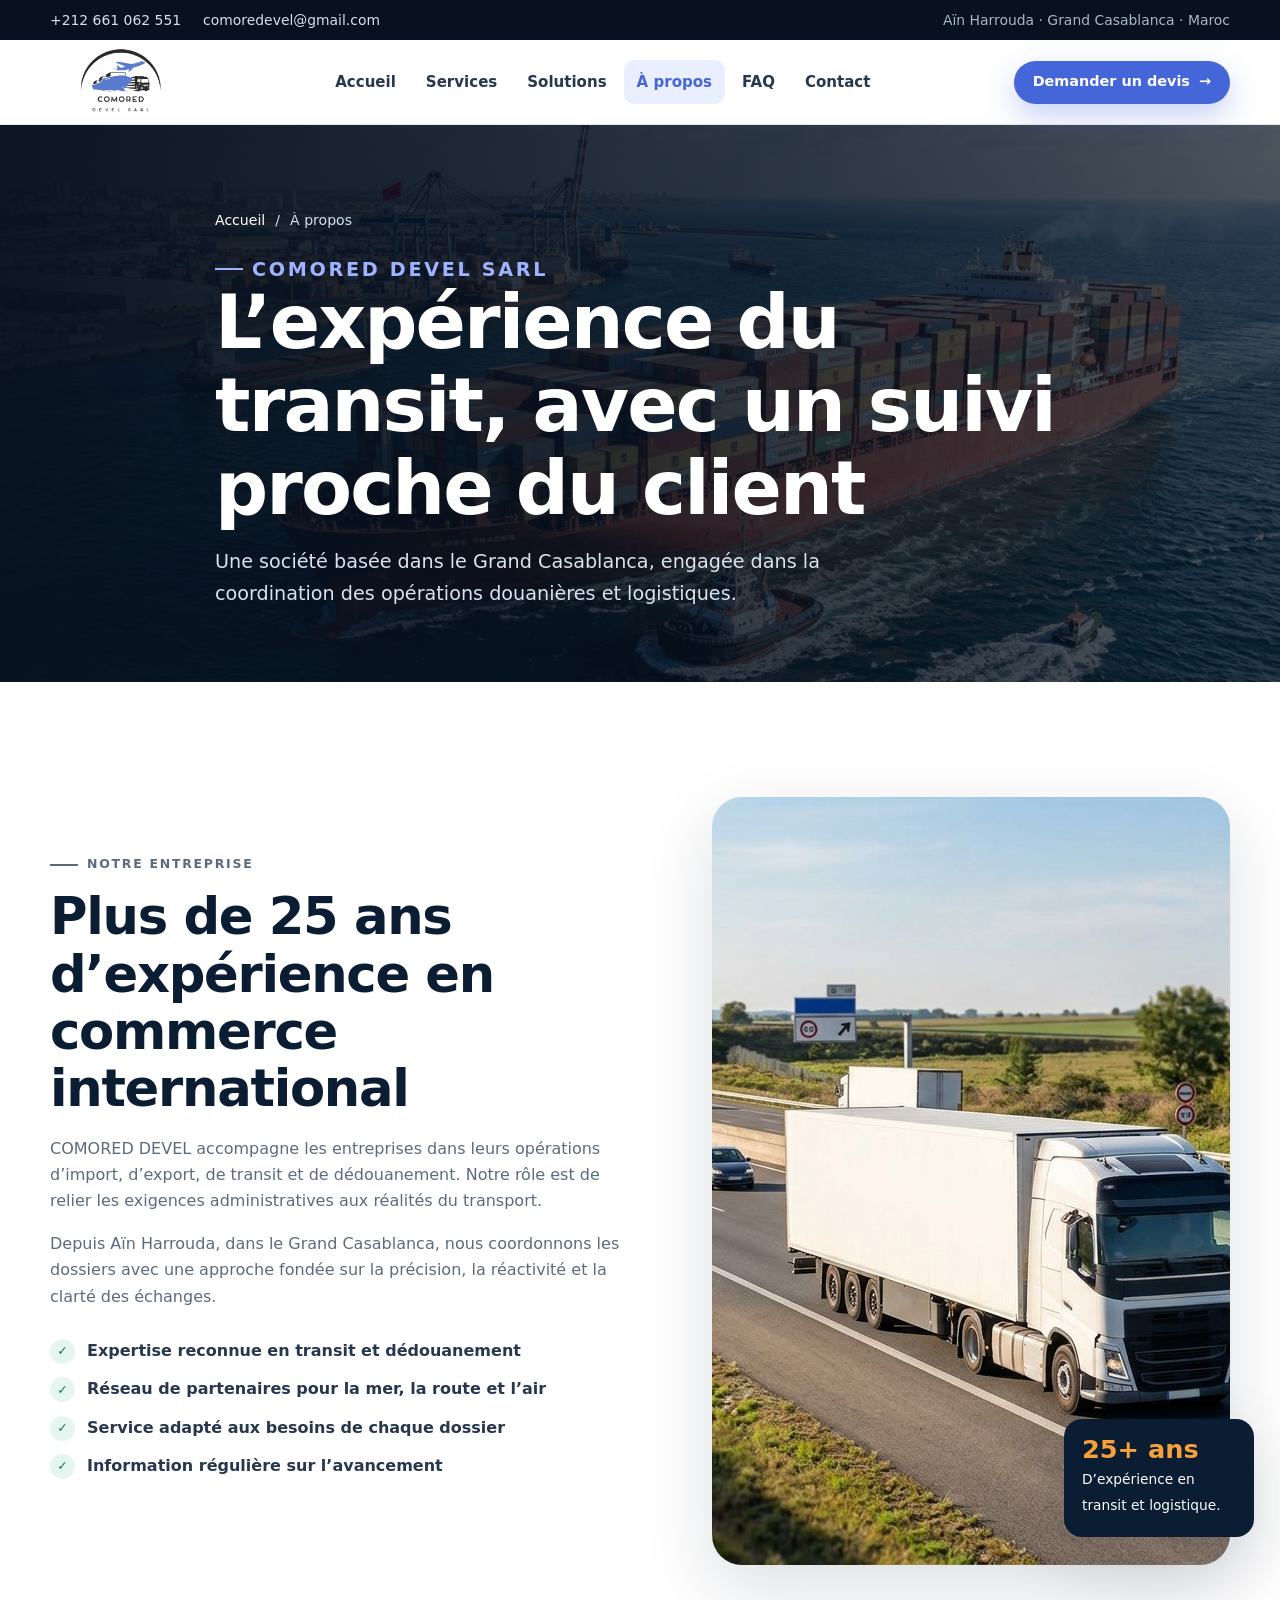
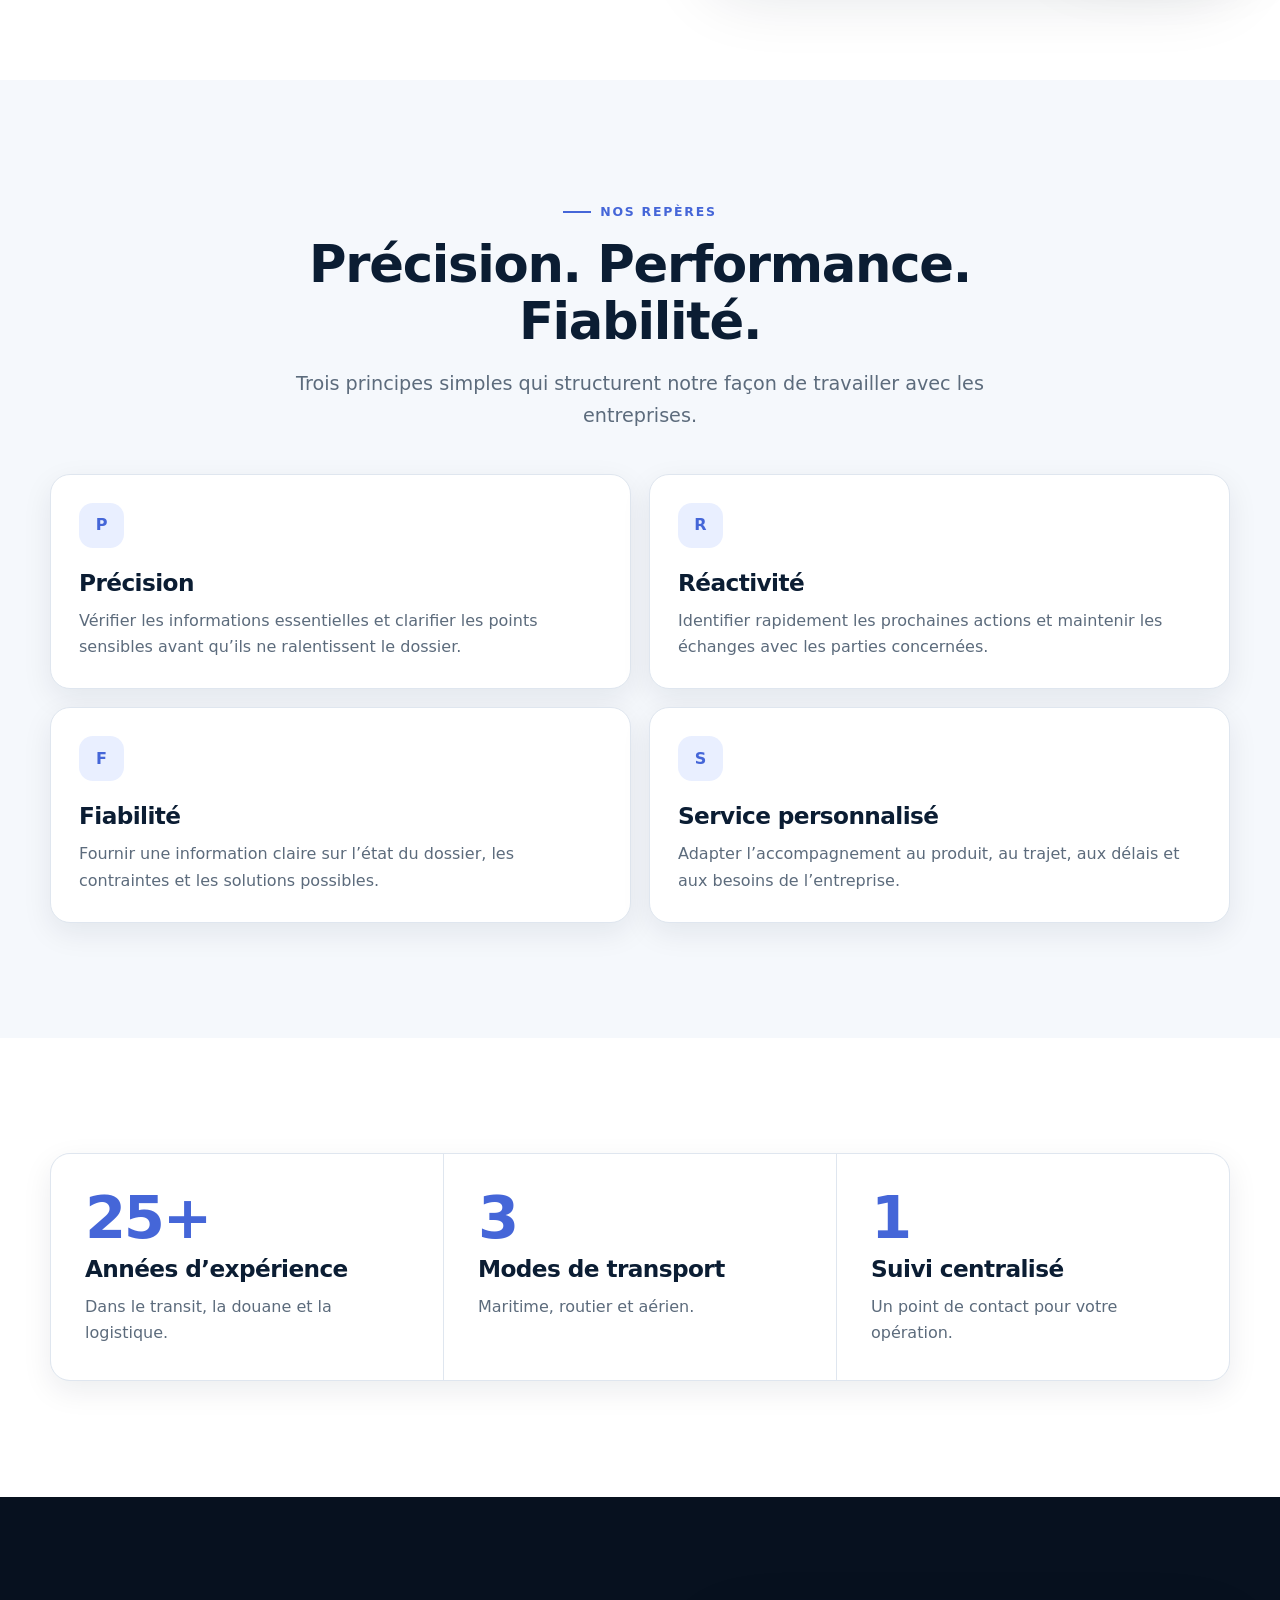
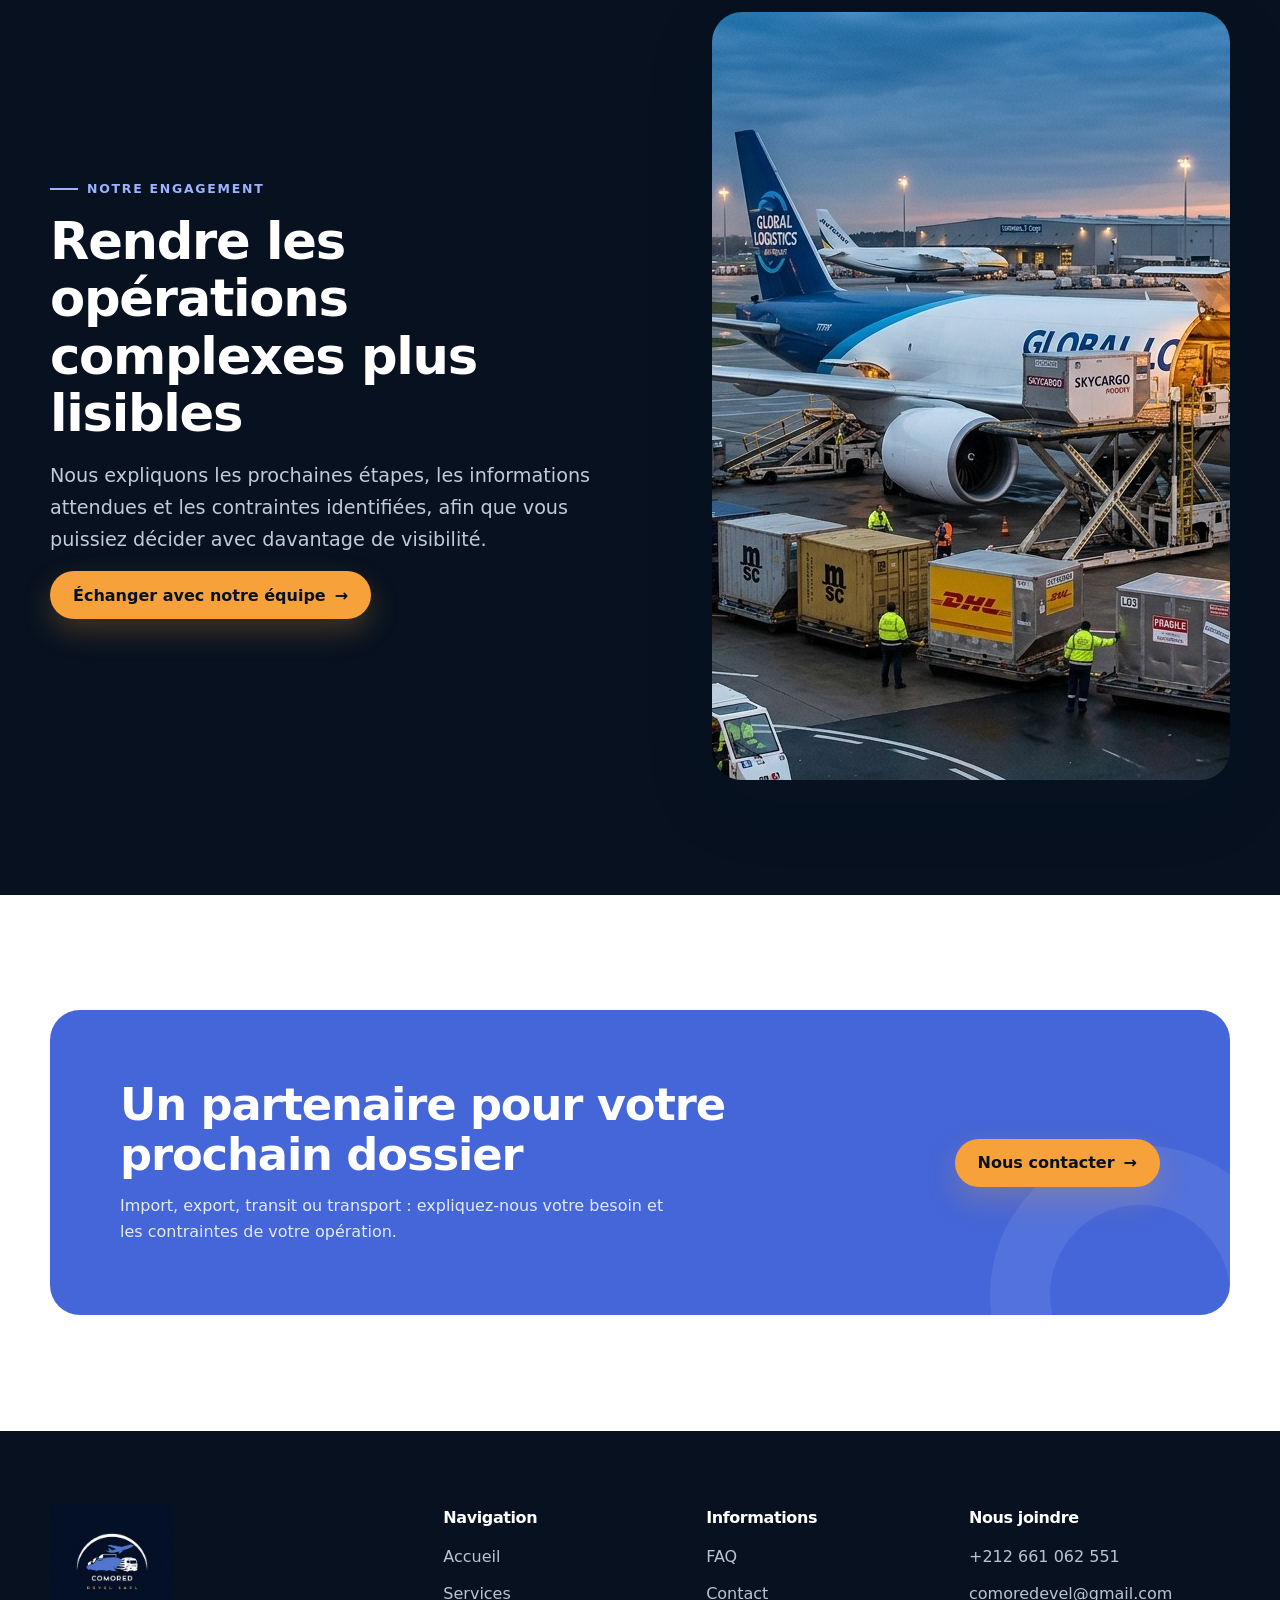
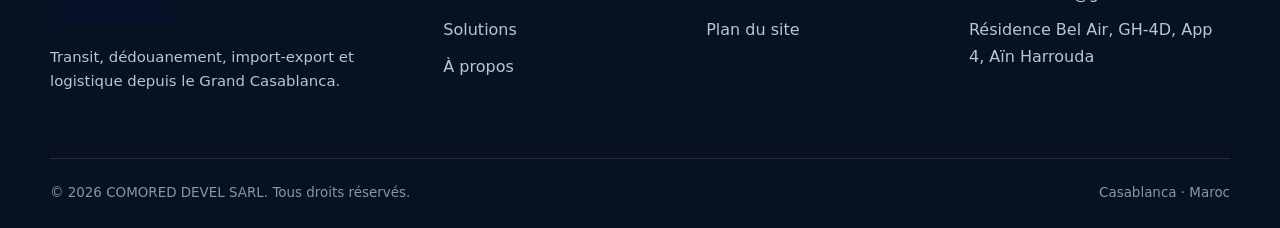
<file: propos.html>
<!doctype html>
<html lang="fr-MA">
<head>
  <meta charset="utf-8"><meta name="viewport" content="width=device-width, initial-scale=1, viewport-fit=cover">
  <title>À propos de COMORED DEVEL | Expert logistique au Maroc</title>
  <meta name="description" content="Découvrez COMORED DEVEL SARL, société basée dans le Grand Casablanca avec plus de 25 ans d’expérience en transit, douane, import-export et logistique.">
  <meta name="robots" content="index,follow,max-image-preview:large"><link rel="canonical" href="https://www.comoredevel.com/propos.html">
  <link rel="icon" type="image/png" href="comored-devel-logos.png"><link rel="stylesheet" href="style.css">
  <meta property="og:type" content="website"><meta property="og:locale" content="fr_MA"><meta property="og:site_name" content="COMORED DEVEL"><meta property="og:title" content="À propos de COMORED DEVEL"><meta property="og:description" content="Plus de 25 ans d’expérience au service des opérations de transit et de logistique."><meta property="og:url" content="https://www.comoredevel.com/propos.html"><meta property="og:image" content="https://www.comoredevel.com/pic1.jpg"><meta name="twitter:card" content="summary_large_image">
</head>
<body>
  <a class="skip-link" href="#main">Aller au contenu</a>
  <div class="topbar"><div class="container topbar-inner"><div class="topbar-links"><a href="tel:+212661062551">+212 661 062 551</a><a href="mailto:comoredevel@gmail.com">comoredevel@gmail.com</a></div><p class="topbar-note">Aïn Harrouda · Grand Casablanca · Maroc</p></div></div>
  <header class="site-header"><div class="container header-inner"><a class="brand" href="index.html" aria-label="COMORED DEVEL — Accueil"><img src="comored-devel-logos.png" width="326" height="245" alt="Logo COMORED DEVEL"></a><nav class="site-nav" id="siteNav" aria-label="Navigation principale"><ul class="nav-list"><li><a class="nav-link" href="index.html">Accueil</a></li><li><a class="nav-link" href="Service.html">Services</a></li><li><a class="nav-link" href="Solution.html">Solutions</a></li><li><a class="nav-link" href="propos.html" aria-current="page">À propos</a></li><li><a class="nav-link" href="FAQ.html">FAQ</a></li><li><a class="nav-link" href="Contact.html">Contact</a></li></ul></nav><div class="header-actions"><a class="btn btn-primary btn-small" href="Contact.html">Demander un devis <span aria-hidden="true">→</span></a><button class="nav-toggle" id="navToggle" type="button" aria-label="Ouvrir le menu" aria-controls="siteNav" aria-expanded="false"><span></span><span></span><span></span></button></div></div></header>
  <div class="nav-overlay" id="navOverlay" aria-hidden="true"></div>
  <main id="main">
    <section class="page-hero"><img src="pic1.jpg" width="1407" height="768" alt="Navire de transport maritime au port" fetchpriority="high"><div class="container page-hero-inner reveal"><nav class="breadcrumbs" aria-label="Fil d’Ariane"><a href="index.html">Accueil</a><span aria-hidden="true">/</span><span>À propos</span></nav><p class="eyebrow">COMORED DEVEL SARL</p><h1>L’expérience du transit, avec un suivi proche du client</h1><p>Une société basée dans le Grand Casablanca, engagée dans la coordination des opérations douanières et logistiques.</p></div></section>

    <section class="section"><div class="container split"><div class="split-copy reveal"><p class="eyebrow">Notre entreprise</p><h2>Plus de 25 ans d’expérience en commerce international</h2><p>COMORED DEVEL accompagne les entreprises dans leurs opérations d’import, d’export, de transit et de dédouanement. Notre rôle est de relier les exigences administratives aux réalités du transport.</p><p>Depuis Aïn Harrouda, dans le Grand Casablanca, nous coordonnons les dossiers avec une approche fondée sur la précision, la réactivité et la clarté des échanges.</p><ul class="check-list"><li>Expertise reconnue en transit et dédouanement</li><li>Réseau de partenaires pour la mer, la route et l’air</li><li>Service adapté aux besoins de chaque dossier</li><li>Information régulière sur l’avancement</li></ul></div><div class="split-media reveal"><img src="pic2.jpg" width="1408" height="768" alt="Transport routier de marchandises" loading="lazy"><div class="split-media-badge"><strong>25+ ans</strong><span>D’expérience en transit et logistique.</span></div></div></div></section>

    <section class="section section-soft"><div class="container"><div class="section-head center reveal"><p class="eyebrow">Nos repères</p><h2>Précision. Performance. Fiabilité.</h2><p class="lead">Trois principes simples qui structurent notre façon de travailler avec les entreprises.</p></div><div class="feature-grid"><article class="feature-card reveal"><span class="feature-icon">P</span><h3>Précision</h3><p>Vérifier les informations essentielles et clarifier les points sensibles avant qu’ils ne ralentissent le dossier.</p></article><article class="feature-card reveal"><span class="feature-icon">R</span><h3>Réactivité</h3><p>Identifier rapidement les prochaines actions et maintenir les échanges avec les parties concernées.</p></article><article class="feature-card reveal"><span class="feature-icon">F</span><h3>Fiabilité</h3><p>Fournir une information claire sur l’état du dossier, les contraintes et les solutions possibles.</p></article><article class="feature-card reveal"><span class="feature-icon">S</span><h3>Service personnalisé</h3><p>Adapter l’accompagnement au produit, au trajet, aux délais et aux besoins de l’entreprise.</p></article></div></div></section>

    <section class="section"><div class="container"><div class="stat-row reveal"><div class="stat-card"><span class="stat-number">25+</span><h3>Années d’expérience</h3><p>Dans le transit, la douane et la logistique.</p></div><div class="stat-card"><span class="stat-number">3</span><h3>Modes de transport</h3><p>Maritime, routier et aérien.</p></div><div class="stat-card"><span class="stat-number">1</span><h3>Suivi centralisé</h3><p>Un point de contact pour votre opération.</p></div></div></div></section>

    <section class="section section-dark"><div class="container split"><div class="split-copy reveal"><p class="eyebrow">Notre engagement</p><h2>Rendre les opérations complexes plus lisibles</h2><p class="lead">Nous expliquons les prochaines étapes, les informations attendues et les contraintes identifiées, afin que vous puissiez décider avec davantage de visibilité.</p><a class="btn btn-accent" href="Contact.html">Échanger avec notre équipe <span aria-hidden="true">→</span></a></div><div class="split-media reveal"><img src="pic3.jpg" width="1408" height="768" alt="Fret aérien et coordination logistique" loading="lazy"></div></div></section>

    <section class="section"><div class="container"><div class="cta-band reveal"><div><h2>Un partenaire pour votre prochain dossier</h2><p>Import, export, transit ou transport : expliquez-nous votre besoin et les contraintes de votre opération.</p></div><a class="btn btn-accent" href="Contact.html">Nous contacter <span aria-hidden="true">→</span></a></div></div></section>
  </main>
  <footer class="site-footer"><div class="container footer-main"><div><img class="footer-brand" src="cmrd.png" width="500" height="500" alt="COMORED DEVEL"><p>Transit, dédouanement, import-export et logistique depuis le Grand Casablanca.</p></div><div><h4>Navigation</h4><ul class="footer-links"><li><a href="index.html">Accueil</a></li><li><a href="Service.html">Services</a></li><li><a href="Solution.html">Solutions</a></li><li><a href="propos.html">À propos</a></li></ul></div><div><h4>Informations</h4><ul class="footer-links"><li><a href="FAQ.html">FAQ</a></li><li><a href="Contact.html">Contact</a></li><li><a href="sitemap.xml">Plan du site</a></li></ul></div><div><h4>Nous joindre</h4><ul class="footer-links"><li><a href="tel:+212661062551">+212 661 062 551</a></li><li><a href="mailto:comoredevel@gmail.com">comoredevel@gmail.com</a></li><li>Résidence Bel Air, GH-4D, App 4, Aïn Harrouda</li></ul></div></div><div class="container footer-bottom"><p>© <span data-year></span> COMORED DEVEL SARL. Tous droits réservés.</p><p>Casablanca · Maroc</p></div></footer>
  <script src="script.js" defer></script>
  <script type="application/ld+json">{"@context":"https://schema.org","@type":"AboutPage","name":"À propos de COMORED DEVEL","url":"https://www.comoredevel.com/propos.html","mainEntity":{"@type":"Organization","name":"COMORED DEVEL SARL","url":"https://www.comoredevel.com/","logo":"https://www.comoredevel.com/comored-devel-logos.png","telephone":"+212661062551","email":"comoredevel@gmail.com"}}</script>
</body>
</html>
</file>
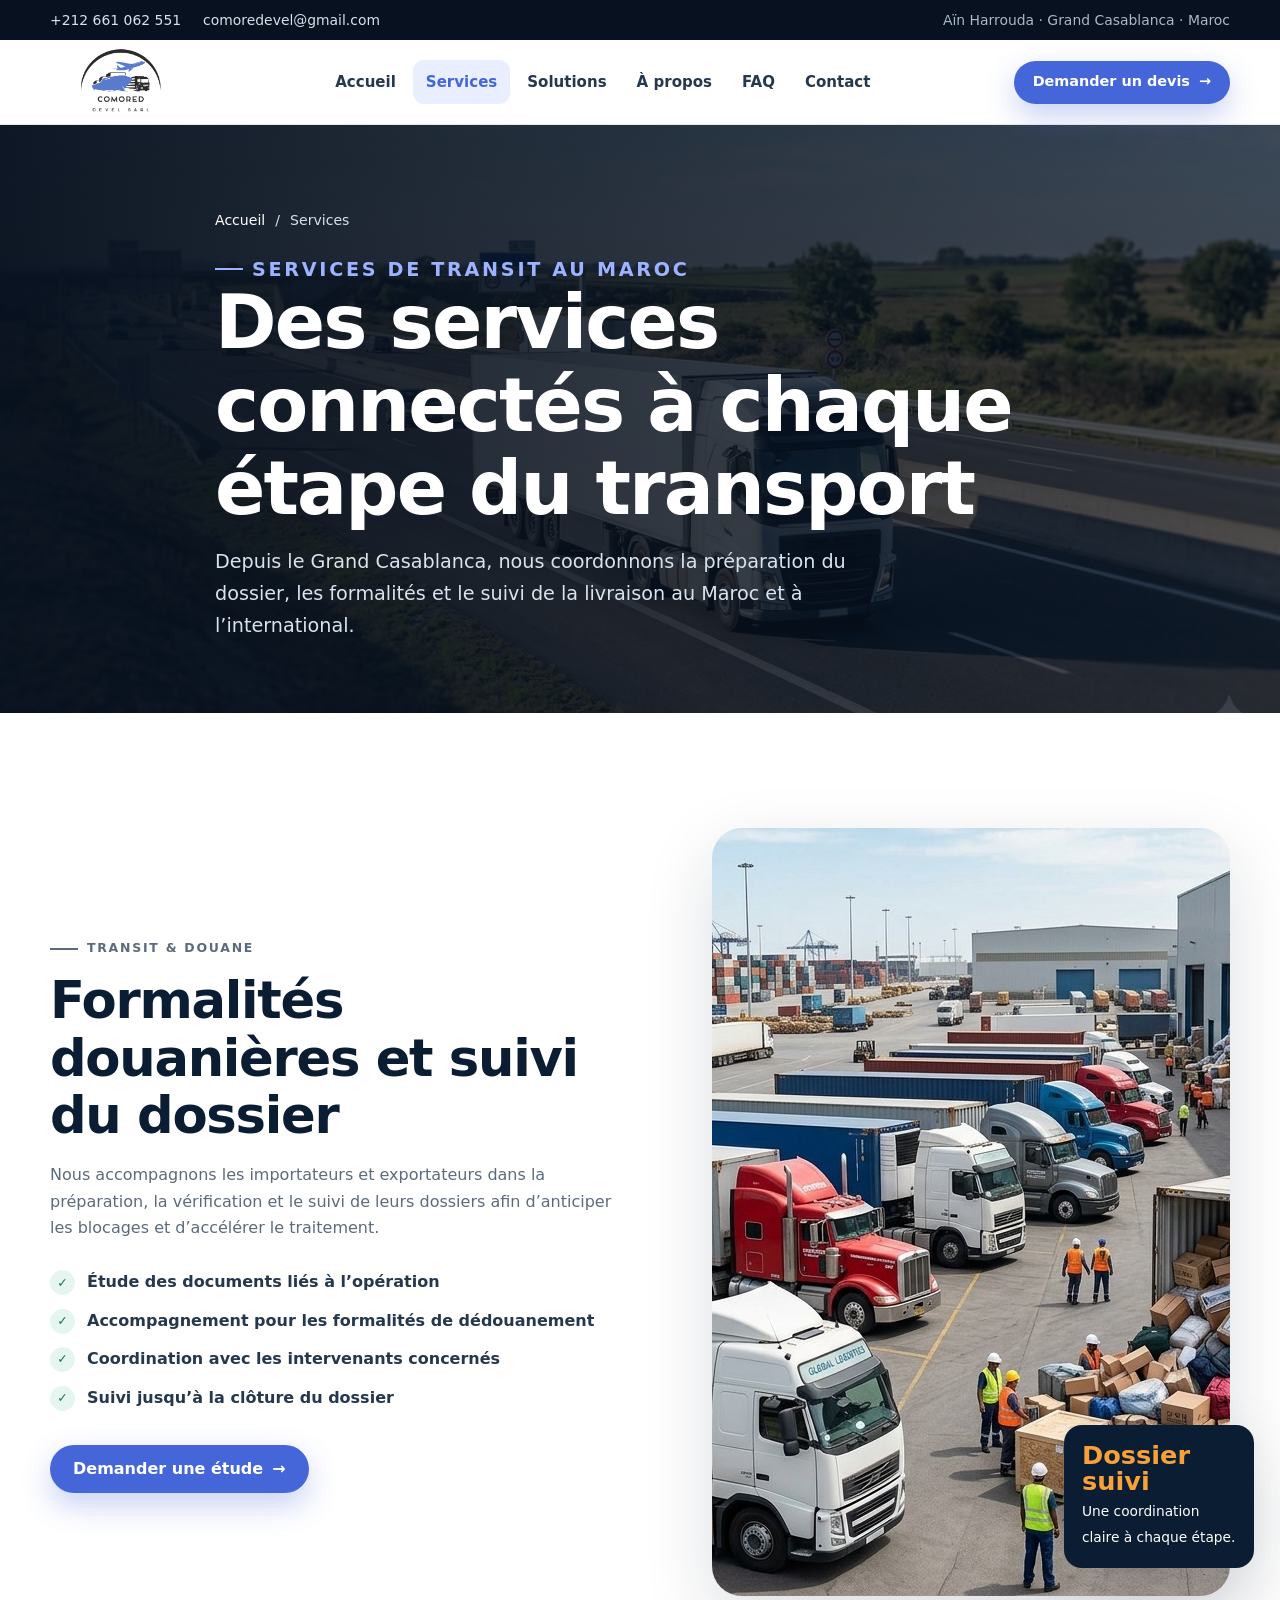
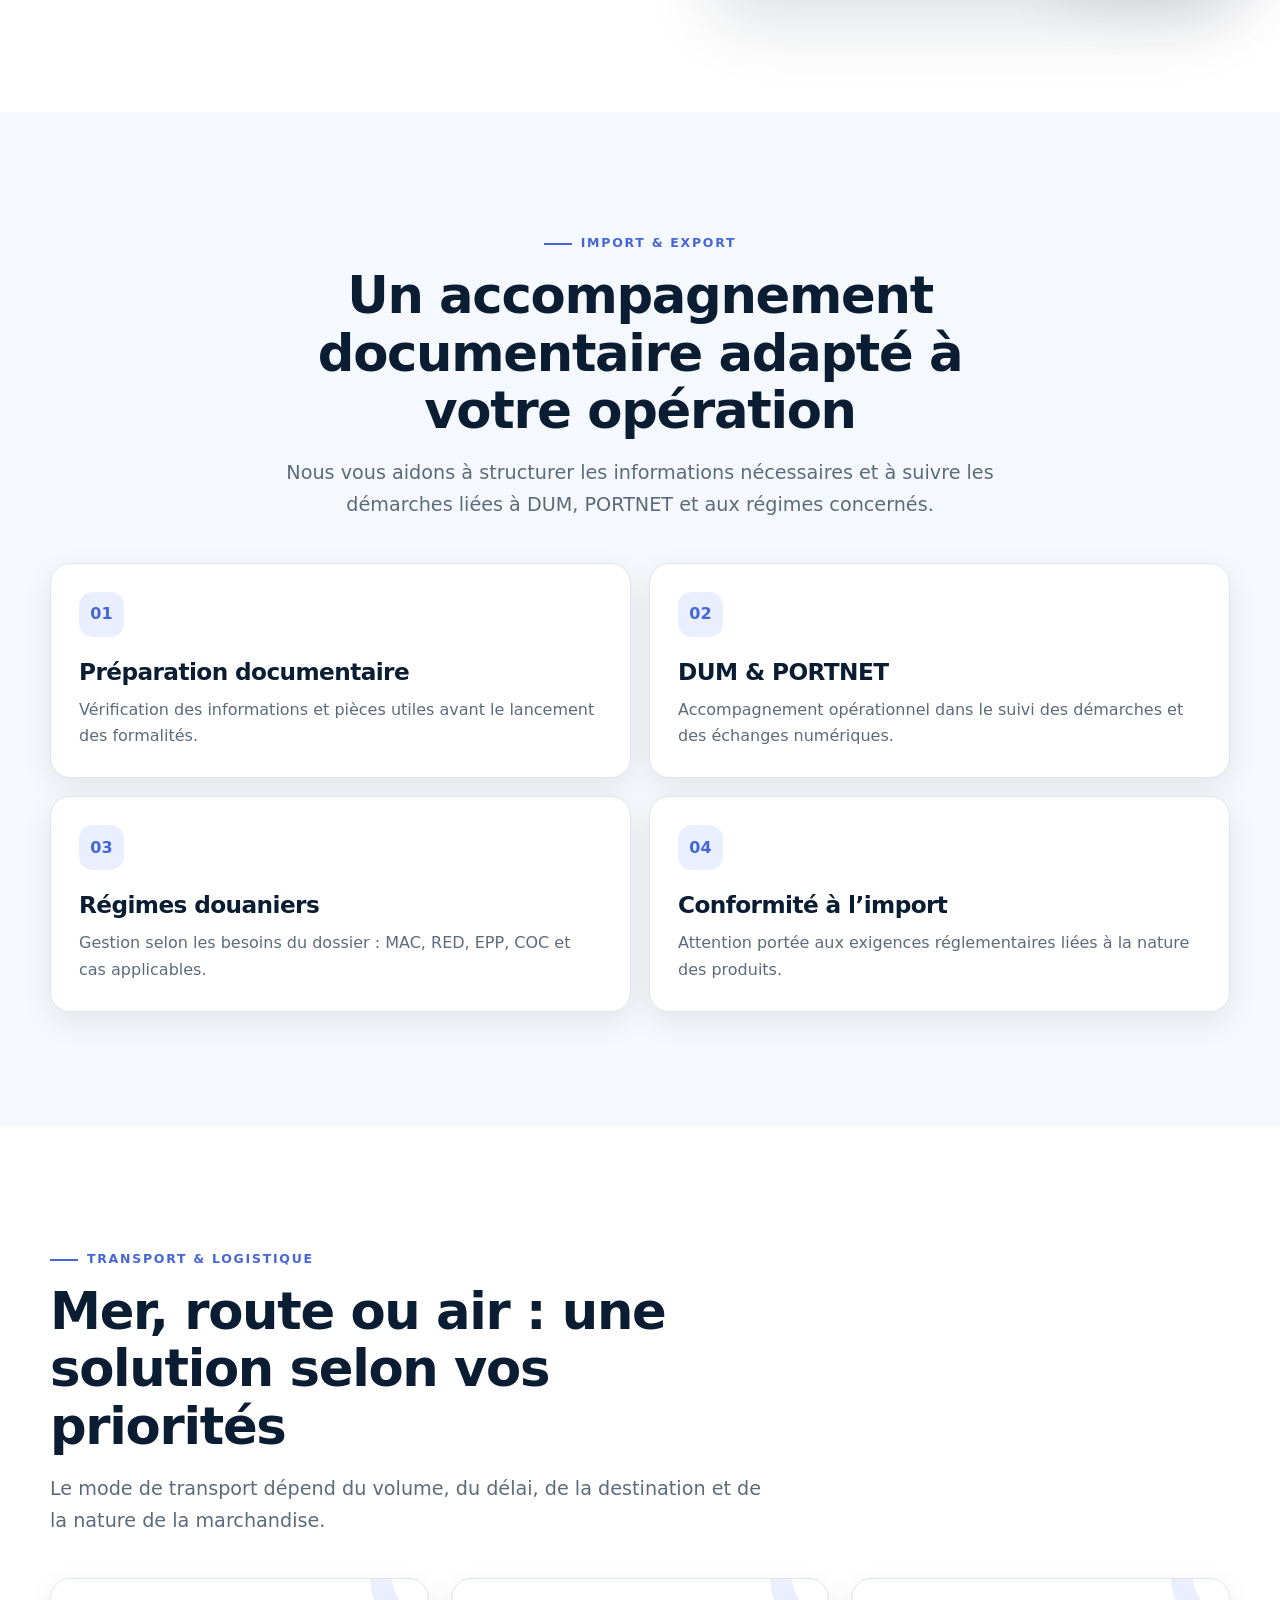
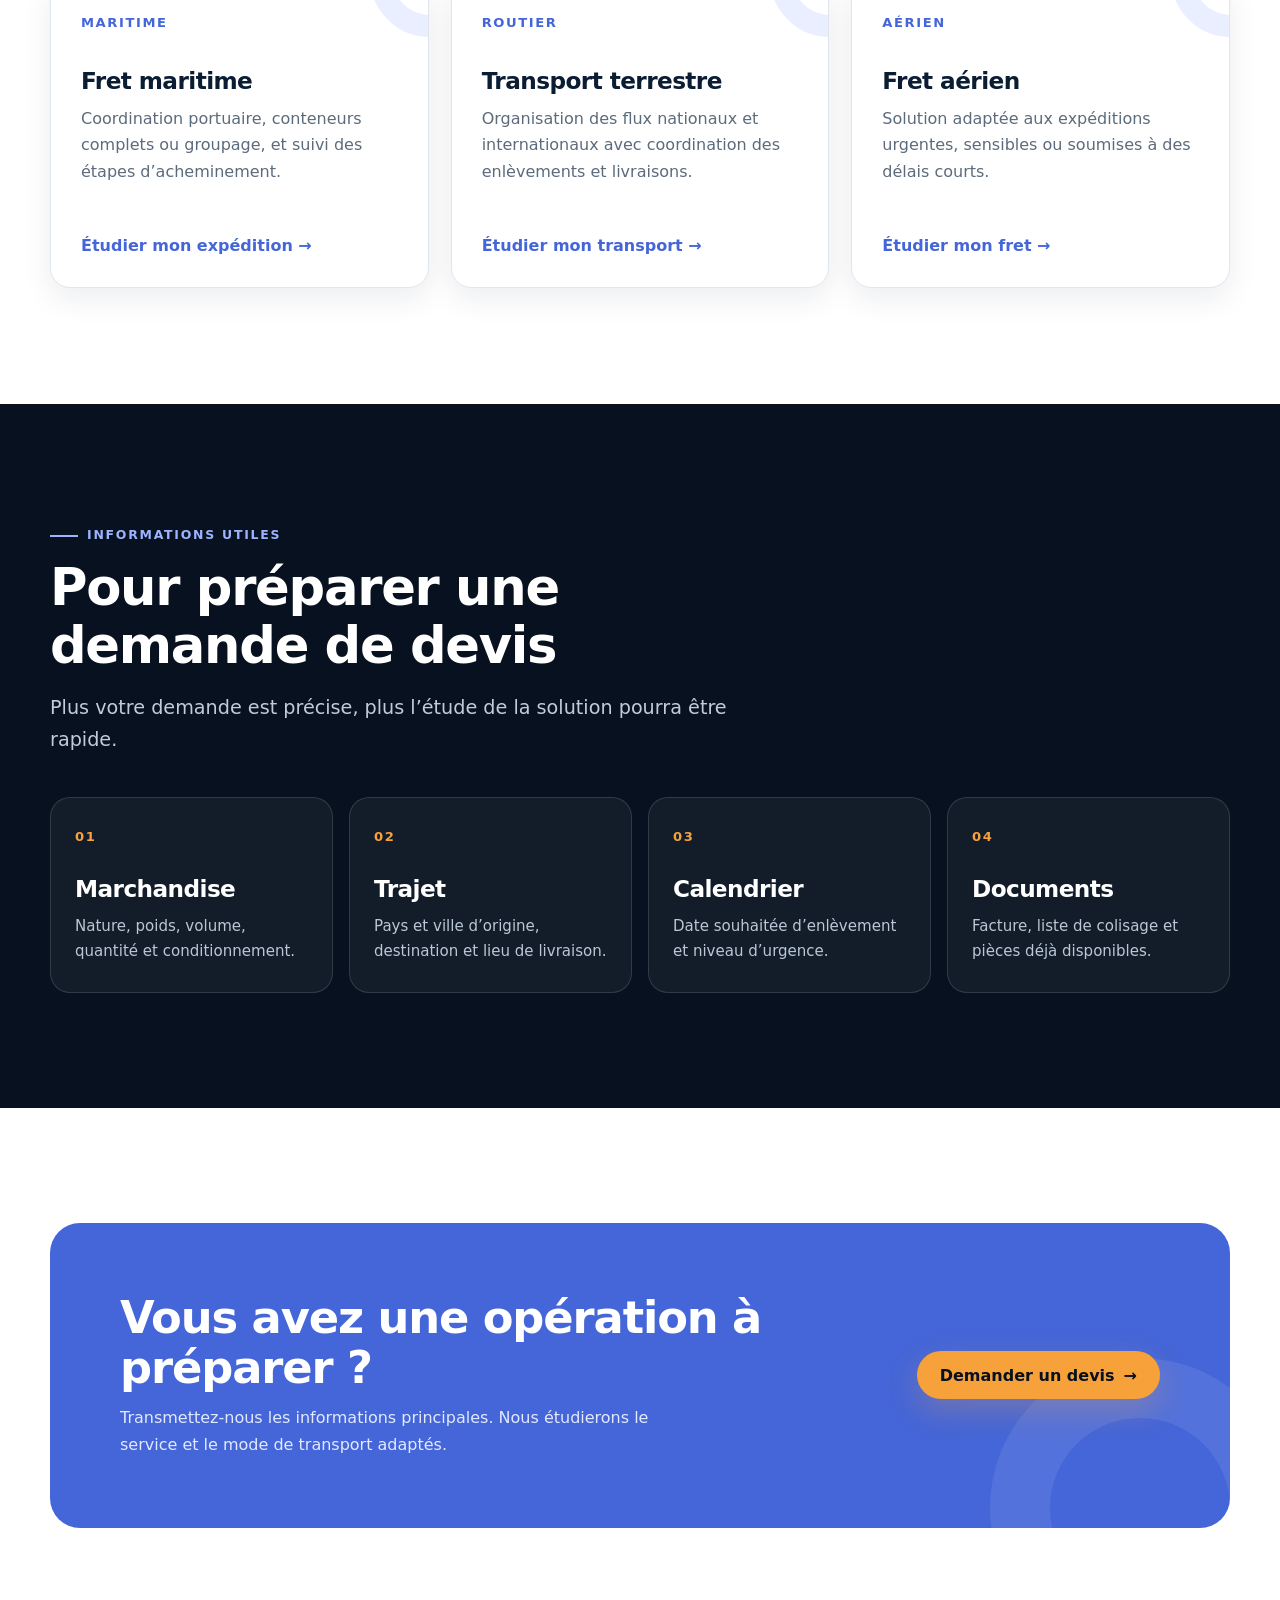
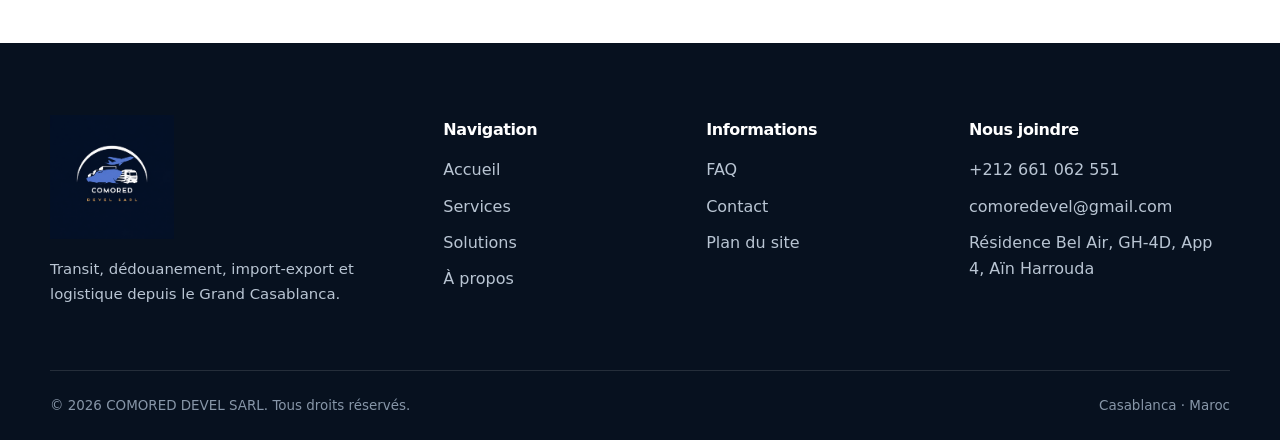
<file: Service.html>
<!doctype html>
<html lang="fr-MA">
<head>
  <meta charset="utf-8"><meta name="viewport" content="width=device-width, initial-scale=1, viewport-fit=cover">
  <title>Services de transit, douane & transport au Maroc | COMORED DEVEL</title>
  <meta name="description" content="Découvrez les services COMORED DEVEL : transit, dédouanement, import-export, DUM, PORTNET, transport maritime, routier et aérien au Maroc.">
  <meta name="robots" content="index,follow,max-image-preview:large"><link rel="canonical" href="https://www.comoredevel.com/Service.html">
  <link rel="icon" type="image/png" href="comored-devel-logos.png"><link rel="stylesheet" href="style.css">
  <meta property="og:type" content="website"><meta property="og:locale" content="fr_MA"><meta property="og:site_name" content="COMORED DEVEL"><meta property="og:title" content="Services de transit, douane & transport | COMORED DEVEL"><meta property="og:description" content="Des solutions coordonnées pour vos opérations import-export au Maroc."><meta property="og:url" content="https://www.comoredevel.com/Service.html"><meta property="og:image" content="https://www.comoredevel.com/pic2.jpg"><meta name="twitter:card" content="summary_large_image">
</head>
<body>
  <a class="skip-link" href="#main">Aller au contenu</a>
  <div class="topbar"><div class="container topbar-inner"><div class="topbar-links"><a href="tel:+212661062551">+212 661 062 551</a><a href="mailto:comoredevel@gmail.com">comoredevel@gmail.com</a></div><p class="topbar-note">Aïn Harrouda · Grand Casablanca · Maroc</p></div></div>
  <header class="site-header"><div class="container header-inner"><a class="brand" href="index.html" aria-label="COMORED DEVEL — Accueil"><img src="comored-devel-logos.png" width="326" height="245" alt="Logo COMORED DEVEL"></a><nav class="site-nav" id="siteNav" aria-label="Navigation principale"><ul class="nav-list"><li><a class="nav-link" href="index.html">Accueil</a></li><li><a class="nav-link" href="Service.html" aria-current="page">Services</a></li><li><a class="nav-link" href="Solution.html">Solutions</a></li><li><a class="nav-link" href="propos.html">À propos</a></li><li><a class="nav-link" href="FAQ.html">FAQ</a></li><li><a class="nav-link" href="Contact.html">Contact</a></li></ul></nav><div class="header-actions"><a class="btn btn-primary btn-small" href="Contact.html">Demander un devis <span aria-hidden="true">→</span></a><button class="nav-toggle" id="navToggle" type="button" aria-label="Ouvrir le menu" aria-controls="siteNav" aria-expanded="false"><span></span><span></span><span></span></button></div></div></header>
  <div class="nav-overlay" id="navOverlay" aria-hidden="true"></div>
  <main id="main">
    <section class="page-hero"><img src="pic2.jpg" width="1408" height="768" alt="Camion pour le transport routier international" fetchpriority="high"><div class="container page-hero-inner reveal"><nav class="breadcrumbs" aria-label="Fil d’Ariane"><a href="index.html">Accueil</a><span aria-hidden="true">/</span><span>Services</span></nav><p class="eyebrow">Services de transit au Maroc</p><h1>Des services connectés à chaque étape du transport</h1><p>Depuis le Grand Casablanca, nous coordonnons la préparation du dossier, les formalités et le suivi de la livraison au Maroc et à l’international.</p></div></section>

    <section class="section" id="transit"><div class="container split"><div class="split-copy reveal"><p class="eyebrow">Transit & douane</p><h2>Formalités douanières et suivi du dossier</h2><p>Nous accompagnons les importateurs et exportateurs dans la préparation, la vérification et le suivi de leurs dossiers afin d’anticiper les blocages et d’accélérer le traitement.</p><ul class="check-list"><li>Étude des documents liés à l’opération</li><li>Accompagnement pour les formalités de dédouanement</li><li>Coordination avec les intervenants concernés</li><li>Suivi jusqu’à la clôture du dossier</li></ul><a class="btn btn-primary" href="Contact.html?service=transit">Demander une étude <span aria-hidden="true">→</span></a></div><div class="split-media reveal"><img src="pic4.jpg" width="1408" height="768" alt="Opérations de chargement et dédouanement sur une plateforme logistique" loading="lazy"><div class="split-media-badge"><strong>Dossier suivi</strong><span>Une coordination claire à chaque étape.</span></div></div></div></section>

    <section class="section section-soft" id="import-export"><div class="container"><div class="section-head center reveal"><p class="eyebrow">Import & export</p><h2>Un accompagnement documentaire adapté à votre opération</h2><p class="lead">Nous vous aidons à structurer les informations nécessaires et à suivre les démarches liées à DUM, PORTNET et aux régimes concernés.</p></div><div class="feature-grid"><article class="feature-card reveal"><span class="feature-icon">01</span><h3>Préparation documentaire</h3><p>Vérification des informations et pièces utiles avant le lancement des formalités.</p></article><article class="feature-card reveal"><span class="feature-icon">02</span><h3>DUM & PORTNET</h3><p>Accompagnement opérationnel dans le suivi des démarches et des échanges numériques.</p></article><article class="feature-card reveal"><span class="feature-icon">03</span><h3>Régimes douaniers</h3><p>Gestion selon les besoins du dossier : MAC, RED, EPP, COC et cas applicables.</p></article><article class="feature-card reveal"><span class="feature-icon">04</span><h3>Conformité à l’import</h3><p>Attention portée aux exigences réglementaires liées à la nature des produits.</p></article></div></div></section>

    <section class="section" id="transport"><div class="container"><div class="section-head reveal"><p class="eyebrow">Transport & logistique</p><h2>Mer, route ou air : une solution selon vos priorités</h2><p class="lead">Le mode de transport dépend du volume, du délai, de la destination et de la nature de la marchandise.</p></div><div class="service-grid"><article class="service-card reveal"><span class="service-number">MARITIME</span><h3>Fret maritime</h3><p>Coordination portuaire, conteneurs complets ou groupage, et suivi des étapes d’acheminement.</p><a class="text-link" href="Contact.html?service=maritime">Étudier mon expédition →</a></article><article class="service-card reveal"><span class="service-number">ROUTIER</span><h3>Transport terrestre</h3><p>Organisation des flux nationaux et internationaux avec coordination des enlèvements et livraisons.</p><a class="text-link" href="Contact.html?service=routier">Étudier mon transport →</a></article><article class="service-card reveal"><span class="service-number">AÉRIEN</span><h3>Fret aérien</h3><p>Solution adaptée aux expéditions urgentes, sensibles ou soumises à des délais courts.</p><a class="text-link" href="Contact.html?service=aerien">Étudier mon fret →</a></article></div></div></section>

    <section class="section section-dark"><div class="container"><div class="section-head reveal"><p class="eyebrow">Informations utiles</p><h2>Pour préparer une demande de devis</h2><p class="lead">Plus votre demande est précise, plus l’étude de la solution pourra être rapide.</p></div><div class="process"><article class="process-step reveal"><h3>Marchandise</h3><p>Nature, poids, volume, quantité et conditionnement.</p></article><article class="process-step reveal"><h3>Trajet</h3><p>Pays et ville d’origine, destination et lieu de livraison.</p></article><article class="process-step reveal"><h3>Calendrier</h3><p>Date souhaitée d’enlèvement et niveau d’urgence.</p></article><article class="process-step reveal"><h3>Documents</h3><p>Facture, liste de colisage et pièces déjà disponibles.</p></article></div></div></section>

    <section class="section"><div class="container"><div class="cta-band reveal"><div><h2>Vous avez une opération à préparer ?</h2><p>Transmettez-nous les informations principales. Nous étudierons le service et le mode de transport adaptés.</p></div><a class="btn btn-accent" href="Contact.html">Demander un devis <span aria-hidden="true">→</span></a></div></div></section>
  </main>
  <footer class="site-footer"><div class="container footer-main"><div><img class="footer-brand" src="cmrd.png" width="500" height="500" alt="COMORED DEVEL"><p>Transit, dédouanement, import-export et logistique depuis le Grand Casablanca.</p></div><div><h4>Navigation</h4><ul class="footer-links"><li><a href="index.html">Accueil</a></li><li><a href="Service.html">Services</a></li><li><a href="Solution.html">Solutions</a></li><li><a href="propos.html">À propos</a></li></ul></div><div><h4>Informations</h4><ul class="footer-links"><li><a href="FAQ.html">FAQ</a></li><li><a href="Contact.html">Contact</a></li><li><a href="sitemap.xml">Plan du site</a></li></ul></div><div><h4>Nous joindre</h4><ul class="footer-links"><li><a href="tel:+212661062551">+212 661 062 551</a></li><li><a href="mailto:comoredevel@gmail.com">comoredevel@gmail.com</a></li><li>Résidence Bel Air, GH-4D, App 4, Aïn Harrouda</li></ul></div></div><div class="container footer-bottom"><p>© <span data-year></span> COMORED DEVEL SARL. Tous droits réservés.</p><p>Casablanca · Maroc</p></div></footer>
  <script src="script.js" defer></script>
  <script type="application/ld+json">{"@context":"https://schema.org","@type":"Service","name":"Services de transit, dédouanement et logistique","provider":{"@type":"LocalBusiness","name":"COMORED DEVEL SARL","url":"https://www.comoredevel.com/"},"areaServed":{"@type":"Country","name":"Morocco"},"serviceType":["Transit","Dédouanement","Import-export","Transport maritime","Transport routier","Fret aérien"]}</script>
</body>
</html>
</file>
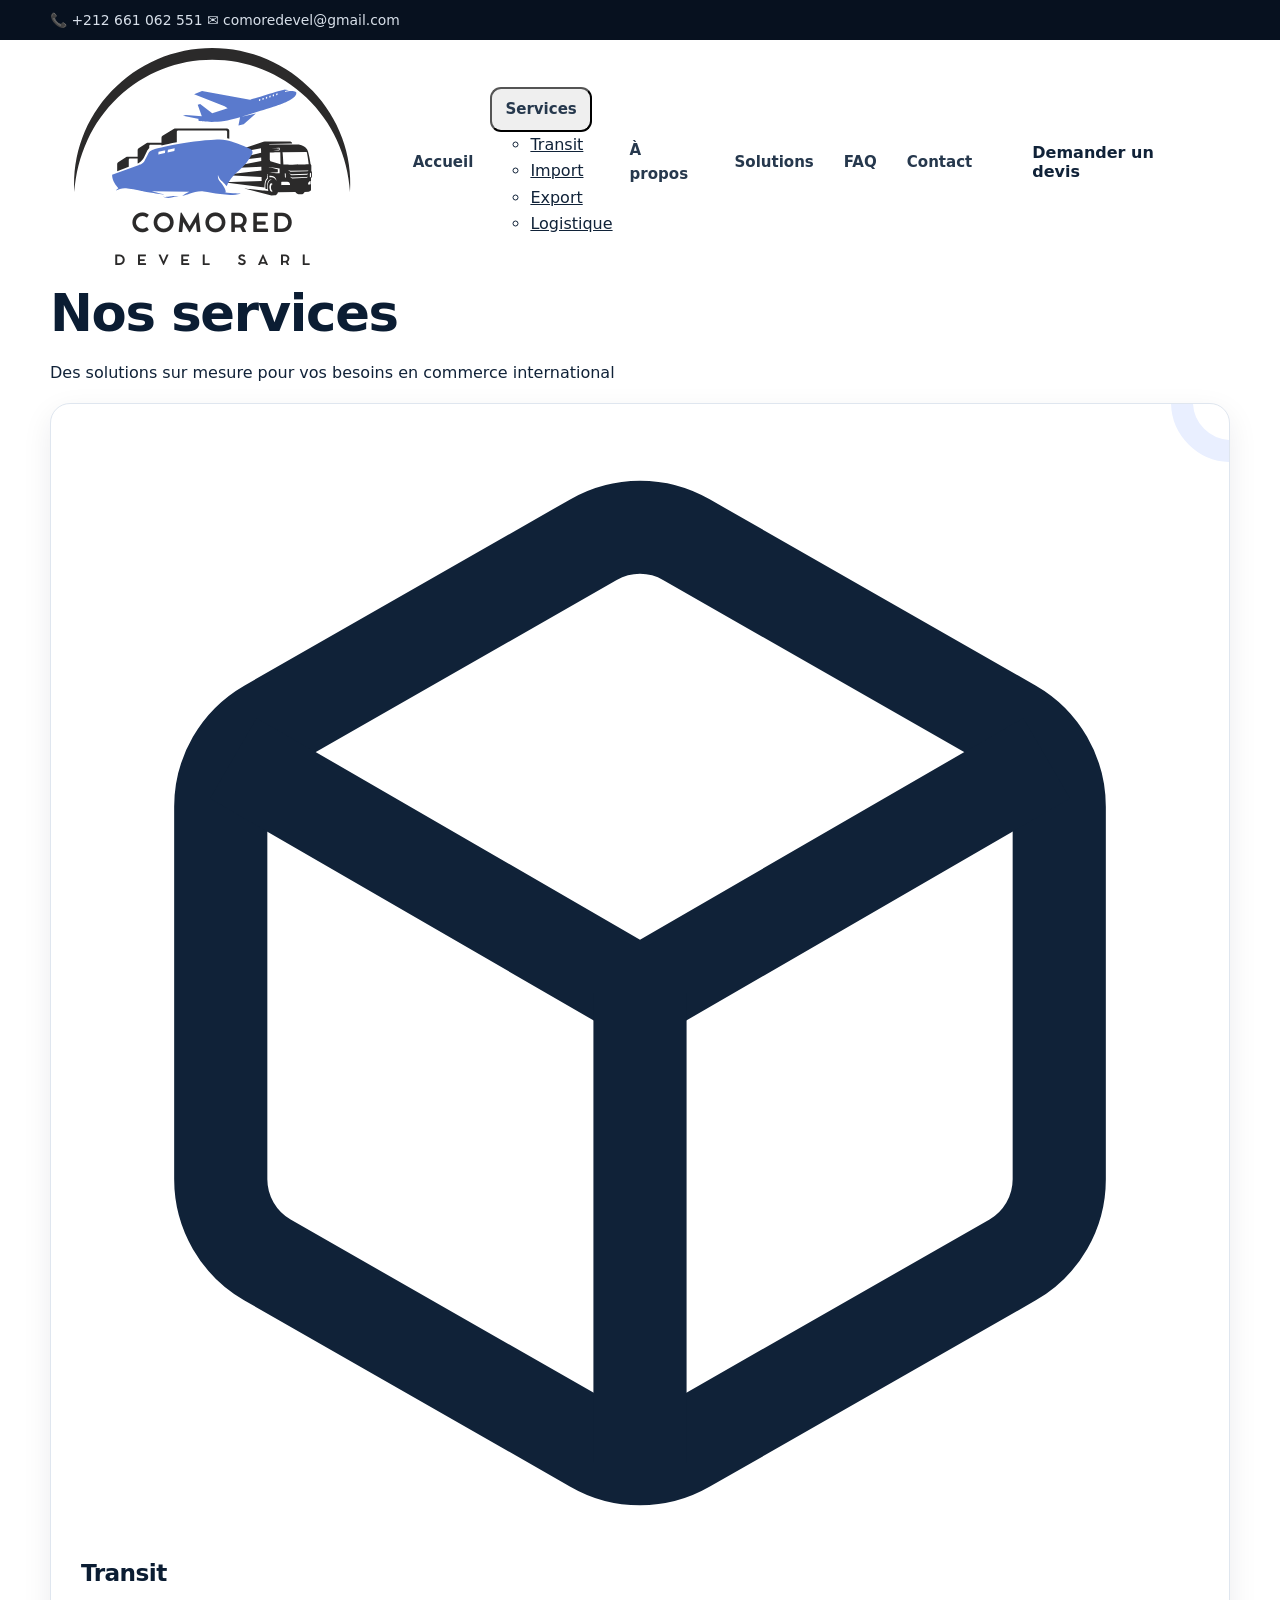
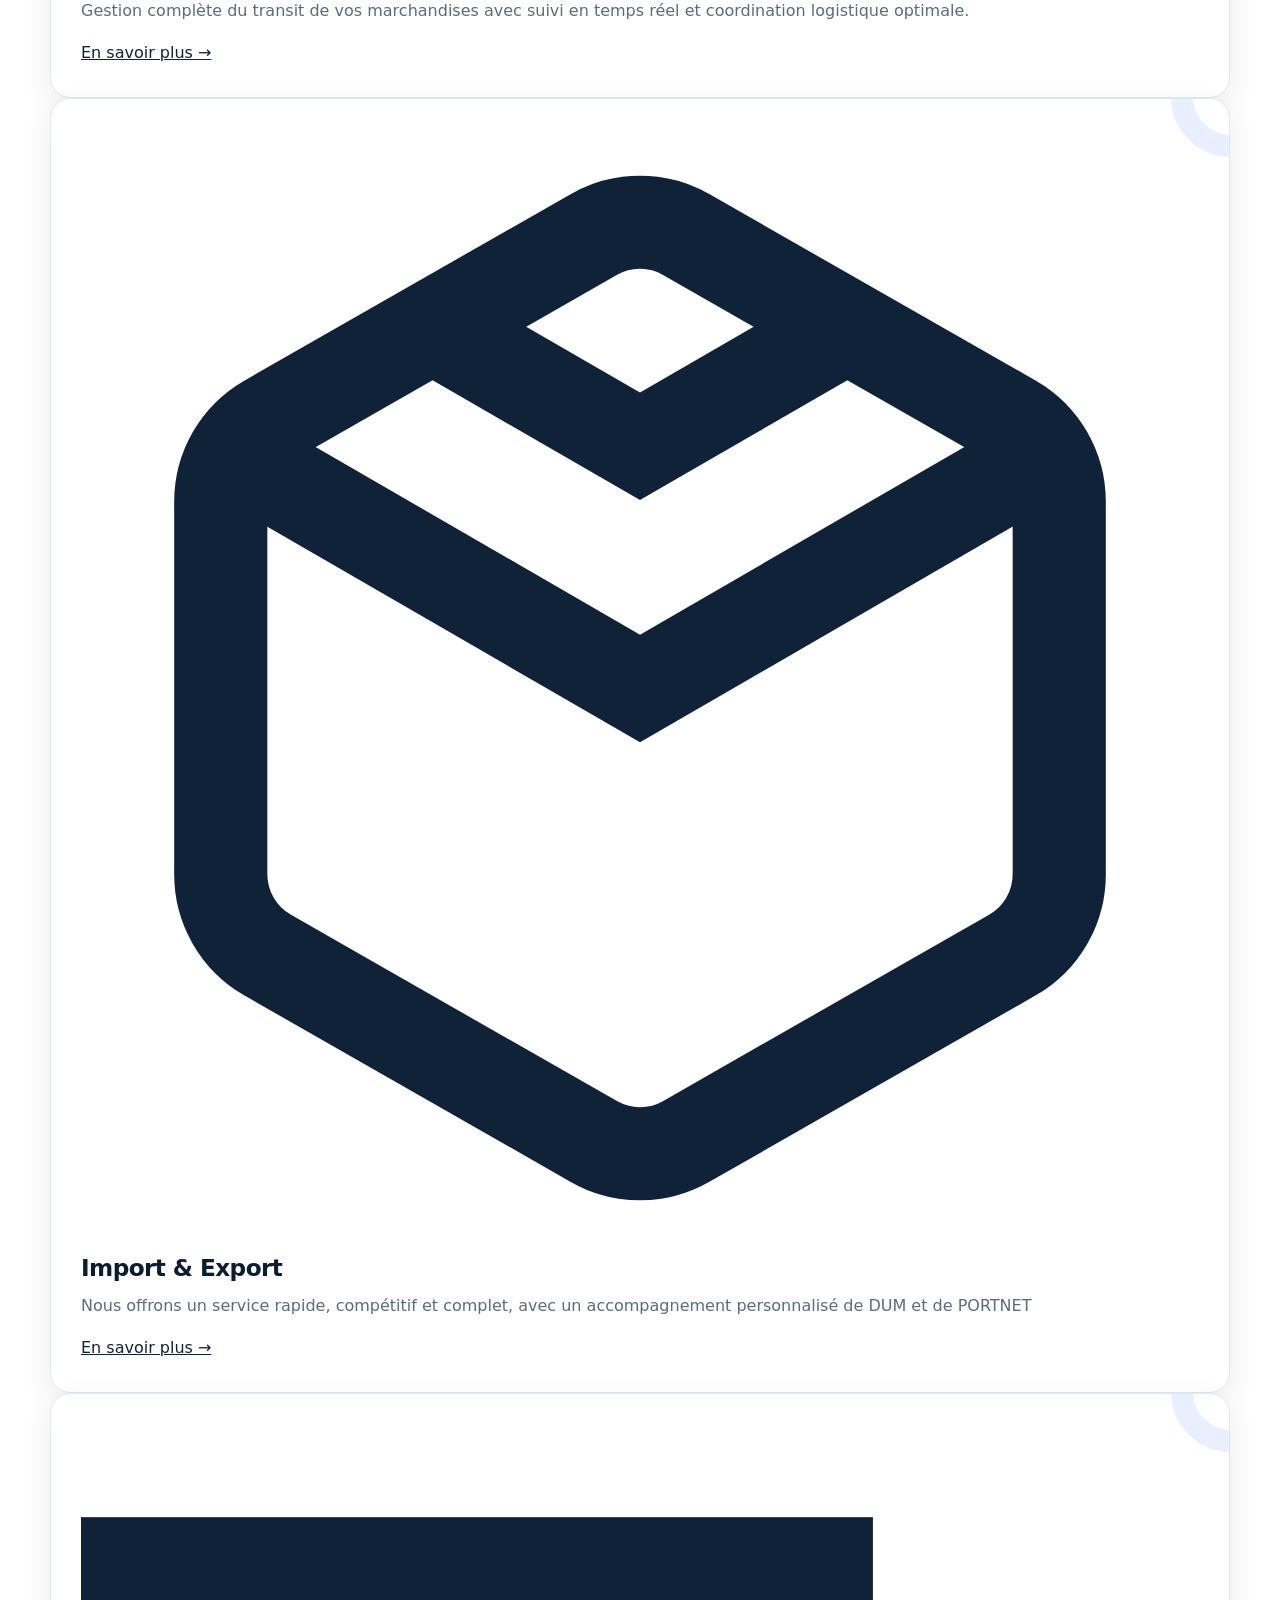
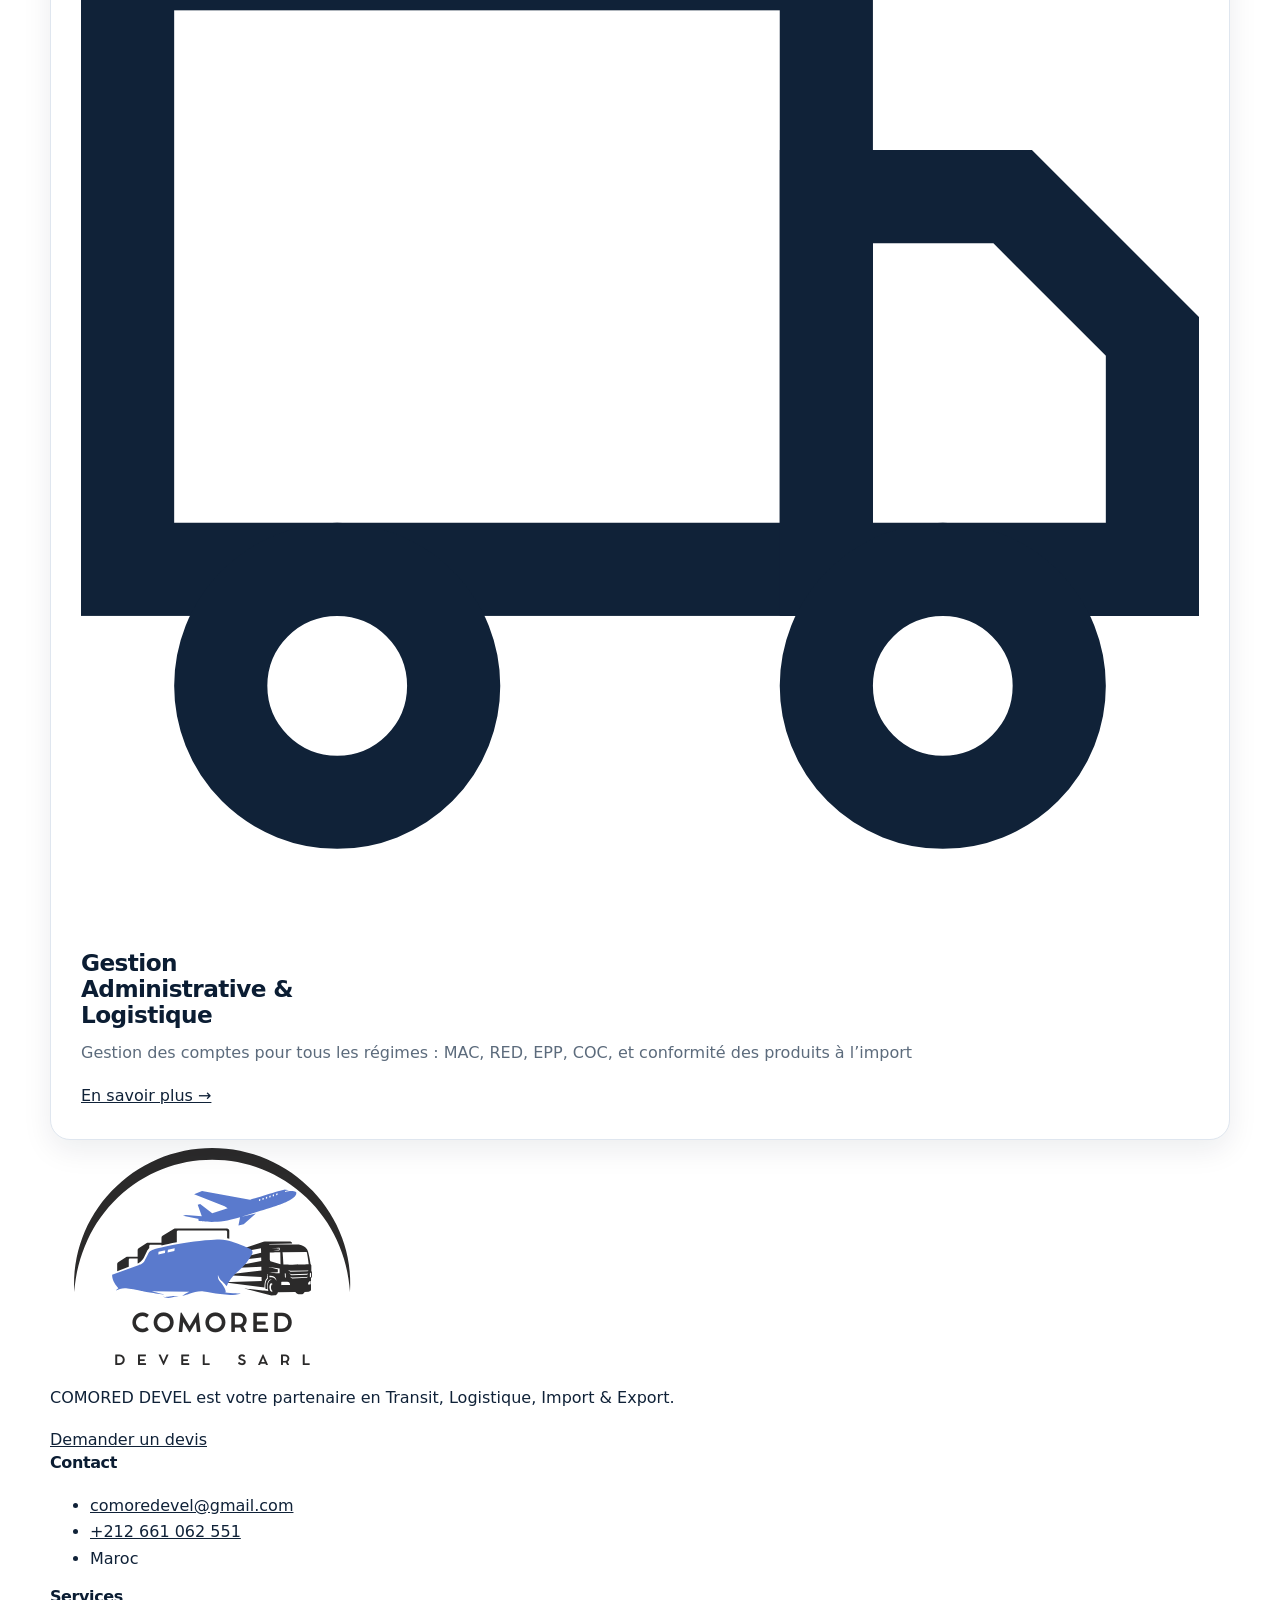
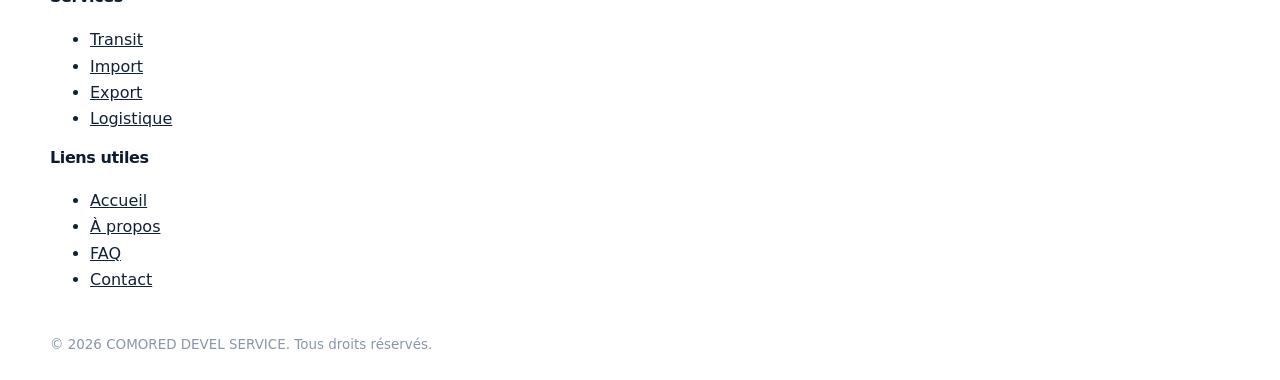
<file: Services.html>
<!DOCTYPE html>
<html lang="fr">
<head>
    <meta charset="UTF-8">
    <meta name="viewport" content="width=device-width, initial-scale=1.0, viewport-fit=cover">
    <title>Services d'Import Export au Maroc | Transport, Douane et Logistique</title>
    <meta name="description" content="Découvrez les services de COMORED DEVEL : Transit, Import, Export et Logistique au Maroc.">
    <link rel="icon" href="comored-devel-logos.png" type="image/x-icon">
    <link rel="stylesheet" href="style.css">
</head>
<body>
    <div class="topbar">
        <div class="container topbar-inner">
            <div class="topbar-contact">
                <a href="tel:+212661062551" class="topbar-link">
                    <span class="topbar-icon" aria-hidden="true">📞</span> +212 661 062 551
                </a>
                <a href="mailto:comoredevel@gmail.com" class="topbar-link">
                    <span class="topbar-icon" aria-hidden="true">✉</span> comoredevel@gmail.com
                </a>
            </div>
        </div>
    </div>

    <header class="header" id="header">
        <div class="container header-inner">
            <a href="index.html" class="logo">
                <img src="comored-devel-logos.png" alt="COMORED DEVEL SERVICE - Transport Logistique Import Export Transit">
            </a>
            <nav class="nav" aria-label="Navigation principale">
                <ul class="nav-list">
                    <li><a href="index.html" class="nav-link">Accueil</a></li>
                    <li class="nav-item-dropdown">
                        <button type="button" class="nav-link nav-link-dropdown" aria-expanded="false" aria-controls="menu-services" id="btn-services">Services <span class="dropdown-arrow"></span></button>
                        <ul class="nav-dropdown" id="menu-services" aria-hidden="true">
                            <li><a href="Services.html#transit">Transit</a></li>
                            <li><a href="Services.html#import">Import</a></li>
                            <li><a href="Services.html#export">Export</a></li>
                            <li><a href="Services.html#logistique">Logistique</a></li>
                        </ul>
                    </li>
                    <li><a href="propos.html" class="nav-link">À propos</a></li>
                    <li><a href="Solution.html" class="nav-link">Solutions</a></li>
                    <li><a href="FAQ.html" class="nav-link">FAQ</a></li>
                    <li><a href="Contact.html" class="nav-link">Contact</a></li>
                </ul>
            </nav>
            <a href="Contact.html" class="btn btn-cta">Demander un devis</a>
            <button type="button" class="nav-toggle" id="navToggle" aria-label="Ouvrir le menu">
                <span></span><span></span><span></span>
            </button>
        </div>
        <div class="nav-overlay" id="navOverlay" aria-hidden="true"></div>
    </header>

    <main>
        <section id="transit" class="sr-only"></section>
        <section id="import" class="sr-only"></section>
        <section id="export" class="sr-only"></section>
        <section id="logistique" class="sr-only"></section>

        <section id="services" class="services">
            <div class="container">
                <h2 class="section-title">Nos services</h2>
                <p class="section-subtitle">Des solutions sur mesure pour vos besoins en commerce international</p>
                <div class="services-grid">
                    <article class="service-card">
                        <div class="service-icon">
                            <svg viewBox="0 0 24 24" fill="none" stroke="currentColor" stroke-width="2"><path d="M21 16V8a2 2 0 0 0-1-1.73l-7-4a2 2 0 0 0-2 0l-7 4A2 2 0 0 0 3 8v8a2 2 0 0 0 1 1.73l7 4a2 2 0 0 0 2 0l7-4A2 2 0 0 0 21 16z"></path><polyline points="3.27 6.96 12 12.01 20.73 6.96"></polyline><line x1="12" y1="22.08" x2="12" y2="12"></line></svg>
                        </div>
                        <h3>Transit</h3>
                        <p>Gestion complète du transit de vos marchandises avec suivi en temps réel et coordination logistique optimale.</p>
                        <a href="Contact.html" class="service-more">En savoir plus →</a>
                    </article>
                    <article class="service-card">
                        <div class="service-icon">
                            <svg viewBox="0 0 24 24" fill="none" stroke="currentColor" stroke-width="2"><path d="M21 16V8a2 2 0 0 0-1-1.73l-7-4a2 2 0 0 0-2 0l-7 4A2 2 0 0 0 3 8v8a2 2 0 0 0 1 1.73l7 4a2 2 0 0 0 2 0l7-4A2 2 0 0 0 21 16z"></path><polyline points="7.5 4.21 12 6.81 16.5 4.21"></polyline><polyline points="3.27 6.96 12 12.01 20.73 6.96"></polyline></svg>
                        </div>
                        <h3>Import & Export</h3>
                        <p>Nous offrons un service rapide, compétitif et complet, avec un accompagnement personnalisé de DUM et de PORTNET</p>
                        <a href="Contact.html" class="service-more">En savoir plus →</a>
                    </article>
                    <article class="service-card">
                        <div class="service-icon">
                            <svg viewBox="0 0 24 24" fill="none" stroke="currentColor" stroke-width="2"><rect x="1" y="3" width="15" height="13"></rect><polygon points="16 8 20 8 23 11 23 16 16 16 16 8"></polygon><circle cx="5.5" cy="18.5" r="2.5"></circle><circle cx="18.5" cy="18.5" r="2.5"></circle></svg>
                        </div>
                        <h3>Gestion Administrative & Logistique</h3>
                        <p>Gestion des comptes pour tous les régimes : MAC, RED, EPP, COC, et conformité des produits à l’import</p>
                        <a href="Contact.html" class="service-more">En savoir plus →</a>
                    </article>
                </div>
            </div>
        </section>
    </main>

    <footer class="footer">
        <div class="container">
            <div class="footer-grid">
                <div class="footer-col footer-about">
                    <img src="Copy of COMORED DEVEL LOGOS.png" alt="COMORED DEVEL SERVICE" class="footer-logo-img">
                    <p>COMORED DEVEL est votre partenaire en Transit, Logistique, Import & Export.</p>
                    <a href="Contact.html" class="footer-cta">Demander un devis</a>
                </div>
                <div class="footer-col">
                    <h4>Contact</h4>
                    <ul>
                        <li><a href="mailto:comoredevel@gmail.com">comoredevel@gmail.com</a></li>
                        <li><a href="tel:+212661062551">+212 661 062 551</a></li>
                        <li>Maroc</li>
                    </ul>
                </div>
                <div class="footer-col">
                    <h4>Services</h4>
                    <ul>
                        <li><a href="Services.html#transit">Transit</a></li>
                        <li><a href="Services.html#import">Import</a></li>
                        <li><a href="Services.html#export">Export</a></li>
                        <li><a href="Services.html#logistique">Logistique</a></li>
                    </ul>
                </div>
                <div class="footer-col">
                    <h4>Liens utiles</h4>
                    <ul>
                        <li><a href="index.html">Accueil</a></li>
                        <li><a href="propos.html">À propos</a></li>
                        <li><a href="FAQ.html">FAQ</a></li>
                        <li><a href="Contact.html">Contact</a></li>
                    </ul>
                </div>
            </div>
            <div class="footer-bottom">
                <p>&copy; <span id="year"></span> COMORED DEVEL SERVICE. Tous droits réservés.</p>
            </div>
        </div>
    </footer>

   
    <script src="script.js"></script>
    <script>
        document.getElementById('year').textContent = new Date().getFullYear();
    </script>
</body>
</html>
</file>
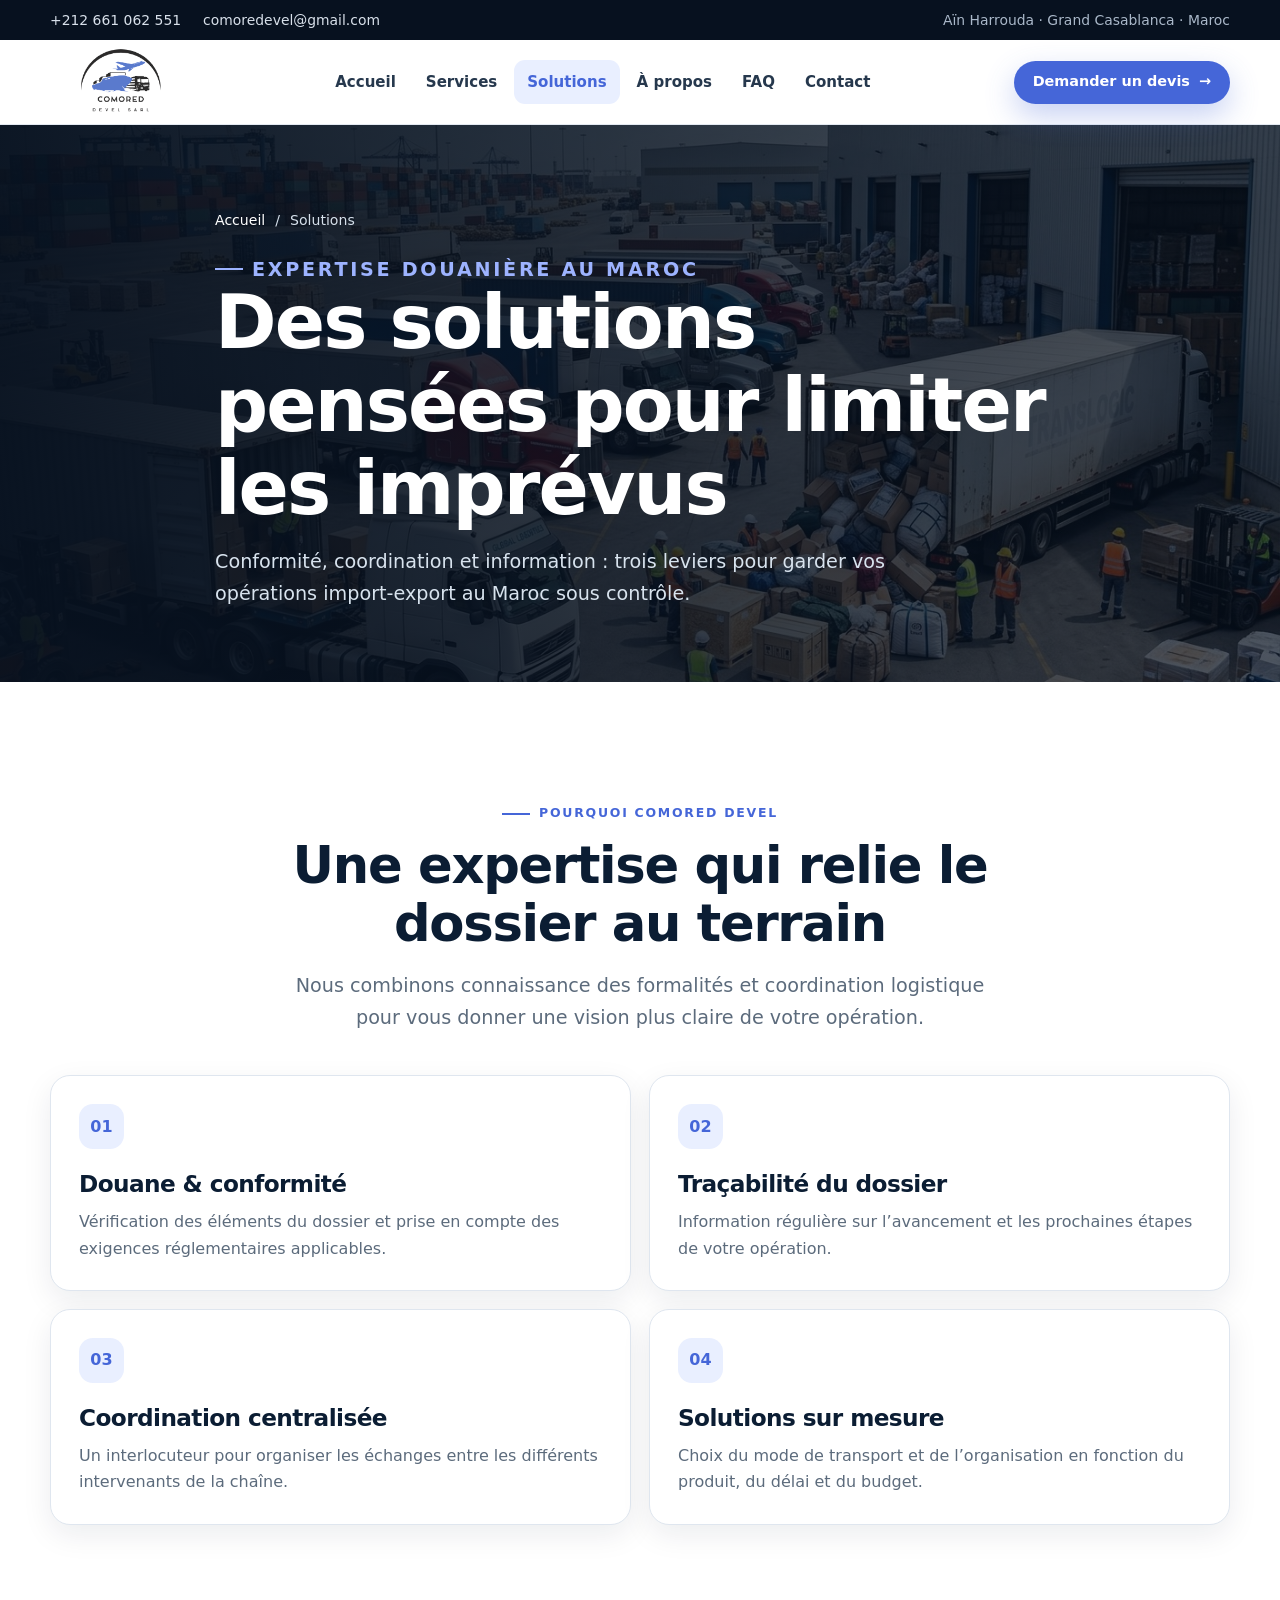
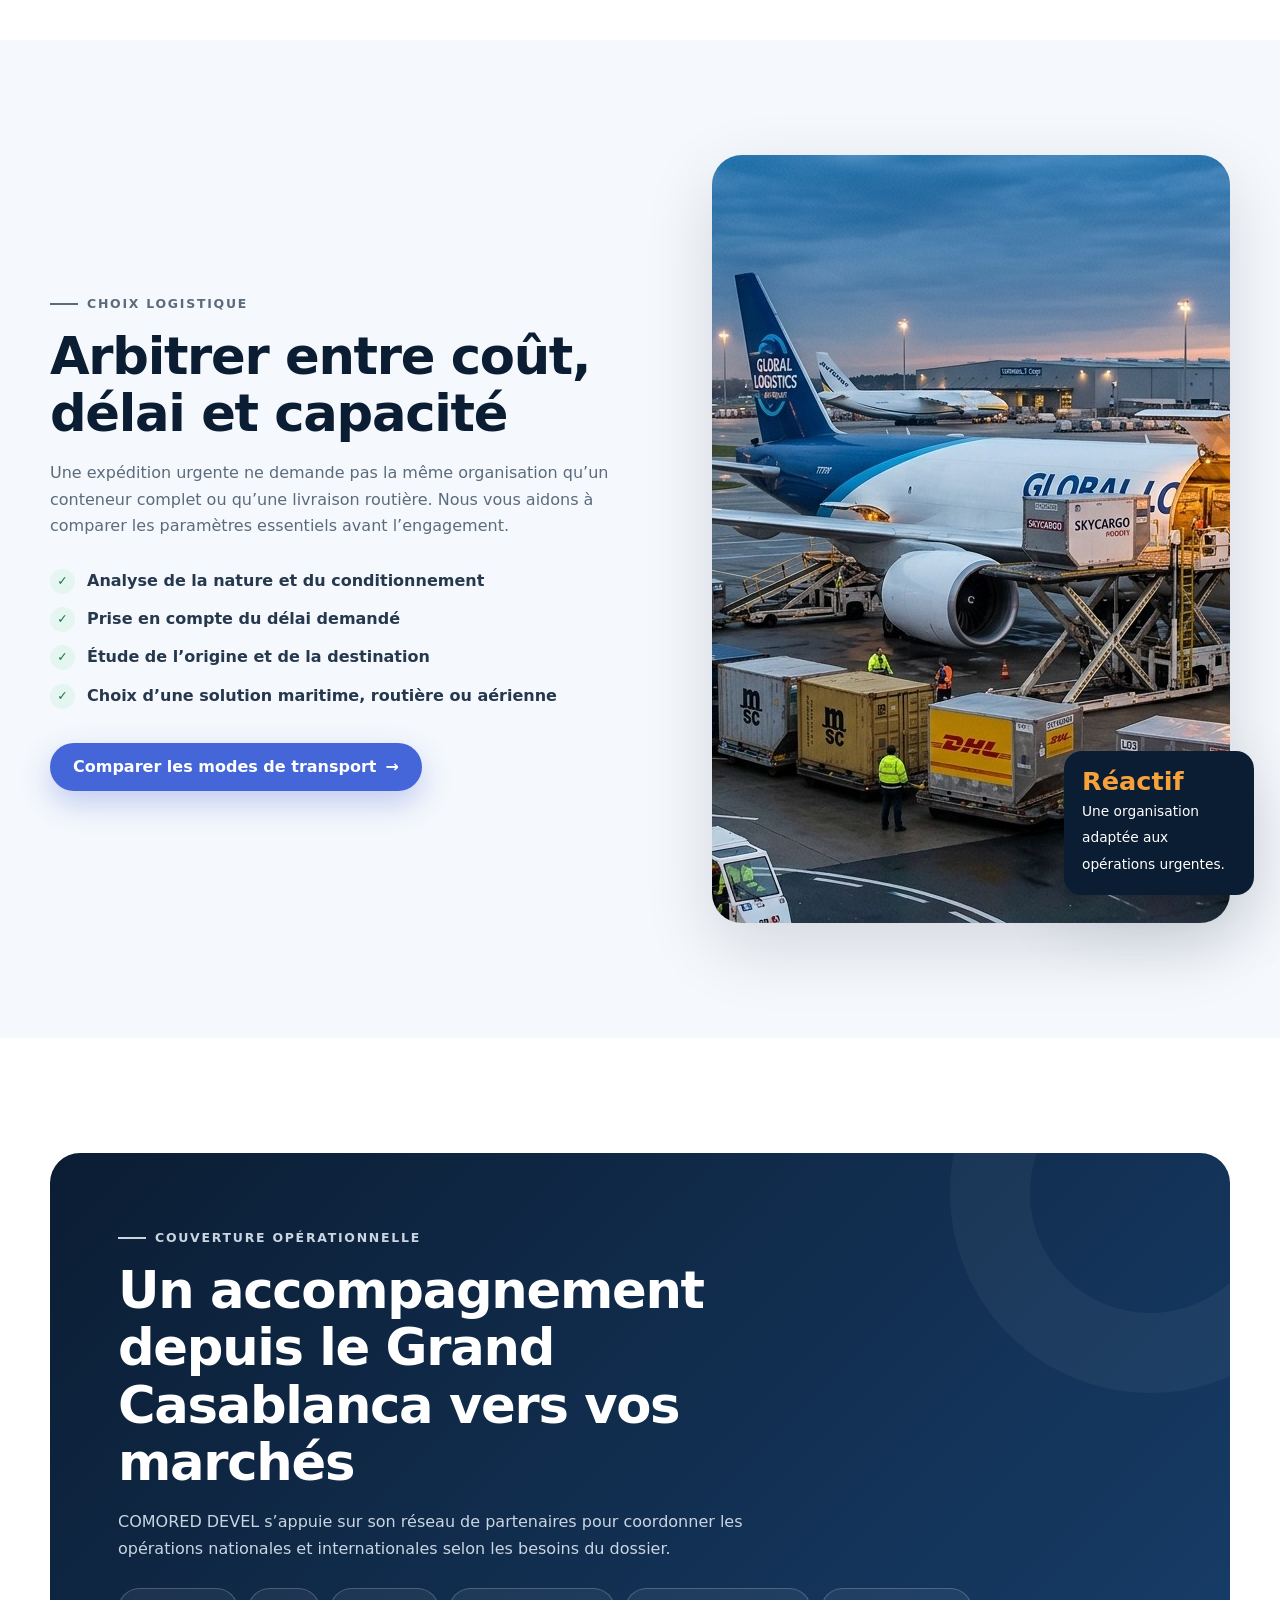
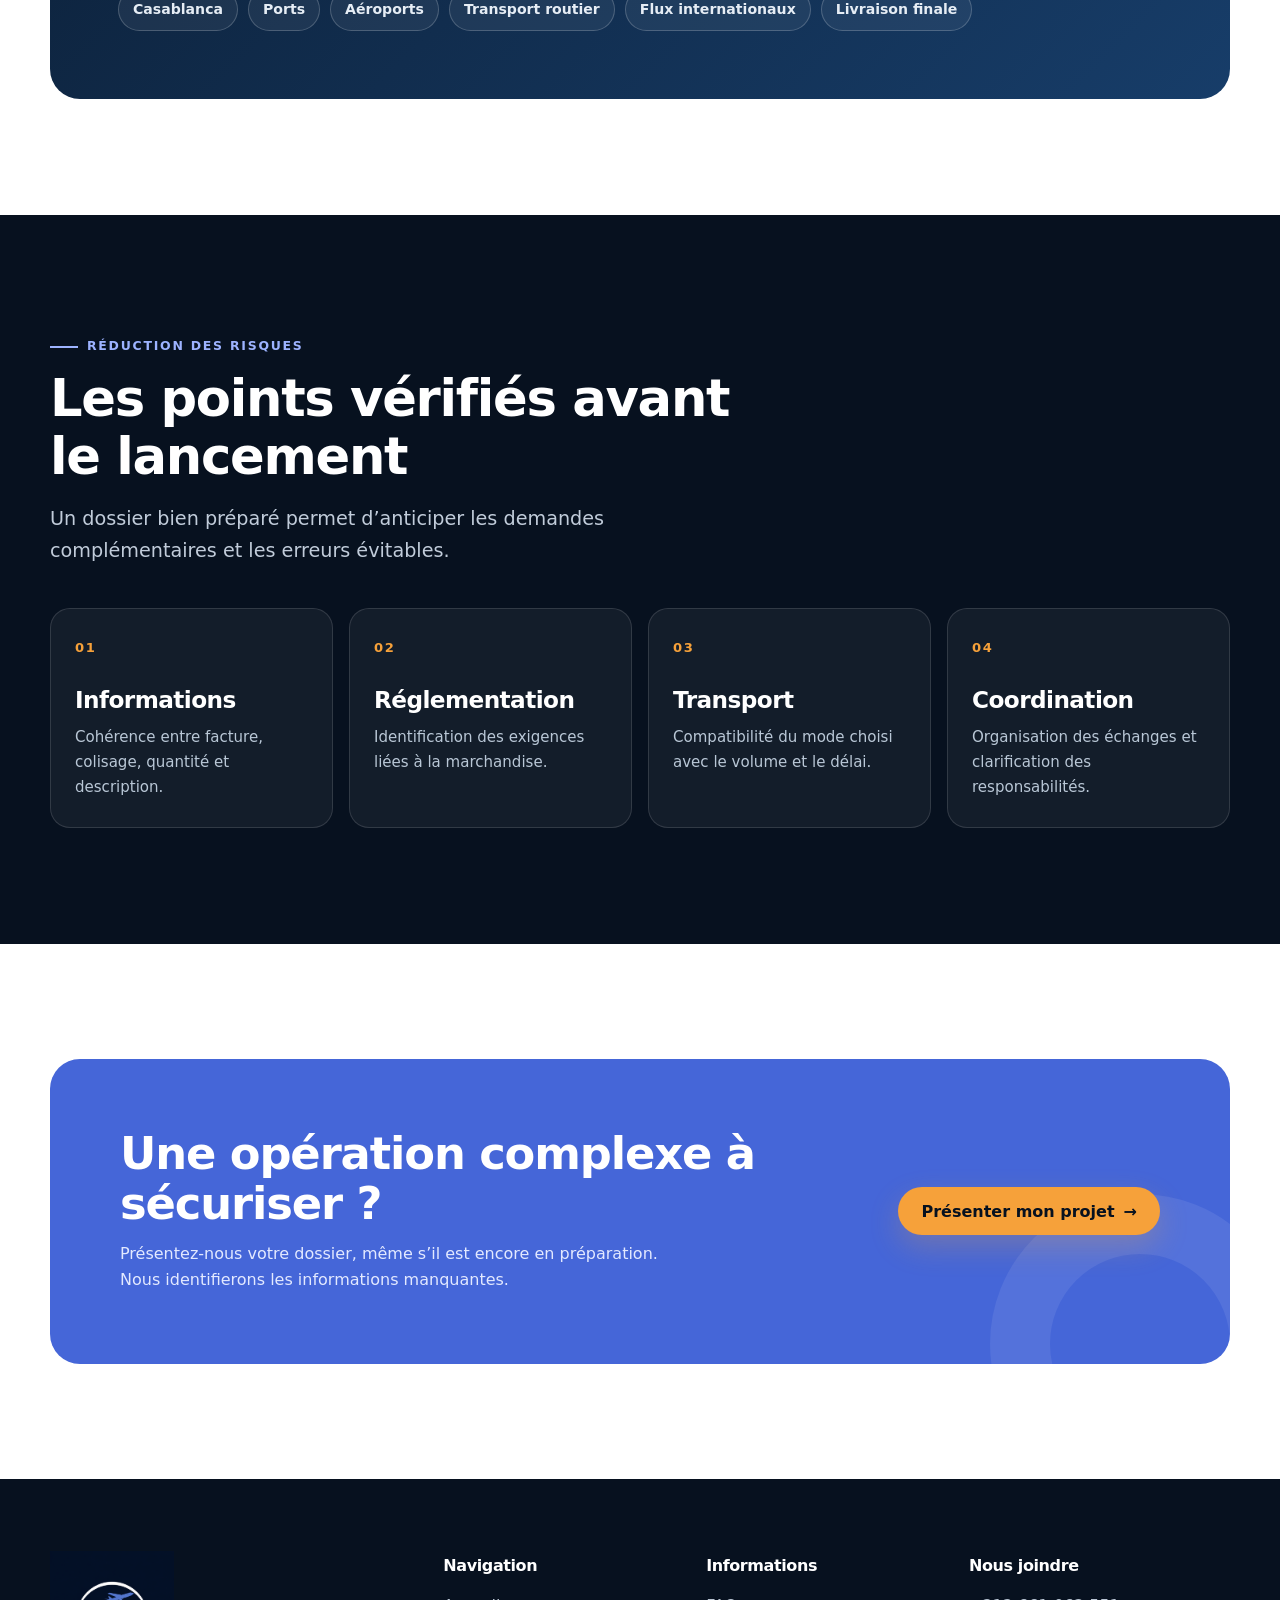
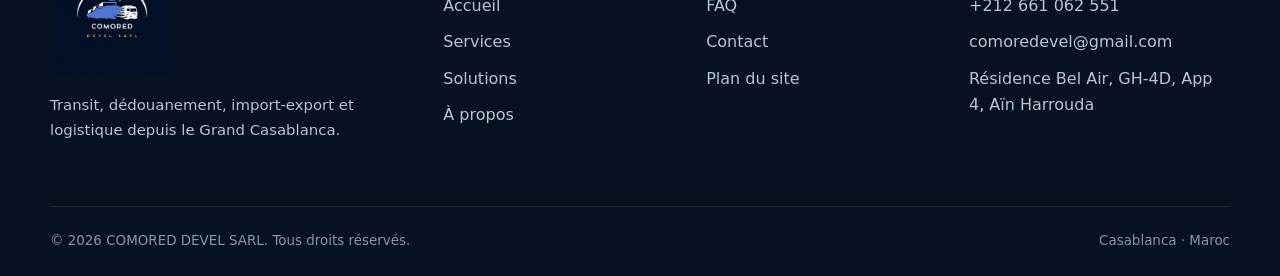
<file: Solution.html>
<!doctype html>
<html lang="fr-MA">
<head>
  <meta charset="utf-8"><meta name="viewport" content="width=device-width, initial-scale=1, viewport-fit=cover">
  <title>Solutions douane, conformité & traçabilité | COMORED DEVEL</title>
  <meta name="description" content="Sécurisez vos opérations import-export au Maroc grâce aux solutions COMORED DEVEL : conformité douanière, traçabilité, coordination et couverture nationale.">
  <meta name="robots" content="index,follow,max-image-preview:large"><link rel="canonical" href="https://www.comoredevel.com/Solution.html">
  <link rel="icon" type="image/png" href="comored-devel-logos.png"><link rel="stylesheet" href="style.css">
  <meta property="og:type" content="website"><meta property="og:locale" content="fr_MA"><meta property="og:site_name" content="COMORED DEVEL"><meta property="og:title" content="Solutions douane, conformité & traçabilité | COMORED DEVEL"><meta property="og:description" content="Des solutions concrètes pour sécuriser vos flux et simplifier vos formalités."><meta property="og:url" content="https://www.comoredevel.com/Solution.html"><meta property="og:image" content="https://www.comoredevel.com/assets/pic4.jpg"><meta name="twitter:card" content="summary_large_image">
</head>
<body>
  <a class="skip-link" href="#main">Aller au contenu</a>
  <div class="topbar"><div class="container topbar-inner"><div class="topbar-links"><a href="tel:+212661062551">+212 661 062 551</a><a href="mailto:comoredevel@gmail.com">comoredevel@gmail.com</a></div><p class="topbar-note">Aïn Harrouda · Grand Casablanca · Maroc</p></div></div>
  <header class="site-header"><div class="container header-inner"><a class="brand" href="index.html" aria-label="COMORED DEVEL — Accueil"><img src="comored-devel-logos.png" width="326" height="245" alt="Logo COMORED DEVEL"></a><nav class="site-nav" id="siteNav" aria-label="Navigation principale"><ul class="nav-list"><li><a class="nav-link" href="index.html">Accueil</a></li><li><a class="nav-link" href="Service.html">Services</a></li><li><a class="nav-link" href="Solution.html" aria-current="page">Solutions</a></li><li><a class="nav-link" href="propos.html">À propos</a></li><li><a class="nav-link" href="FAQ.html">FAQ</a></li><li><a class="nav-link" href="Contact.html">Contact</a></li></ul></nav><div class="header-actions"><a class="btn btn-primary btn-small" href="Contact.html">Demander un devis <span aria-hidden="true">→</span></a><button class="nav-toggle" id="navToggle" type="button" aria-label="Ouvrir le menu" aria-controls="siteNav" aria-expanded="false"><span></span><span></span><span></span></button></div></div></header>
  <div class="nav-overlay" id="navOverlay" aria-hidden="true"></div>
  <main id="main">
    <section class="page-hero"><img src="pic4.jpg" width="1408" height="768" alt="Plateforme de transport et de logistique" fetchpriority="high"><div class="container page-hero-inner reveal"><nav class="breadcrumbs" aria-label="Fil d’Ariane"><a href="index.html">Accueil</a><span aria-hidden="true">/</span><span>Solutions</span></nav><p class="eyebrow">Expertise douanière au Maroc</p><h1>Des solutions pensées pour limiter les imprévus</h1><p>Conformité, coordination et information : trois leviers pour garder vos opérations import-export au Maroc sous contrôle.</p></div></section>

    <section class="section"><div class="container"><div class="section-head center reveal"><p class="eyebrow">Pourquoi COMORED DEVEL</p><h2>Une expertise qui relie le dossier au terrain</h2><p class="lead">Nous combinons connaissance des formalités et coordination logistique pour vous donner une vision plus claire de votre opération.</p></div><div class="feature-grid"><article class="feature-card reveal"><span class="feature-icon">01</span><h3>Douane & conformité</h3><p>Vérification des éléments du dossier et prise en compte des exigences réglementaires applicables.</p></article><article class="feature-card reveal"><span class="feature-icon">02</span><h3>Traçabilité du dossier</h3><p>Information régulière sur l’avancement et les prochaines étapes de votre opération.</p></article><article class="feature-card reveal"><span class="feature-icon">03</span><h3>Coordination centralisée</h3><p>Un interlocuteur pour organiser les échanges entre les différents intervenants de la chaîne.</p></article><article class="feature-card reveal"><span class="feature-icon">04</span><h3>Solutions sur mesure</h3><p>Choix du mode de transport et de l’organisation en fonction du produit, du délai et du budget.</p></article></div></div></section>

    <section class="section section-soft"><div class="container split reverse"><div class="split-media reveal"><img src="pic3.jpg" width="1408" height="768" alt="Avion de fret pendant une opération de chargement" loading="lazy"><div class="split-media-badge"><strong>Réactif</strong><span>Une organisation adaptée aux opérations urgentes.</span></div></div><div class="split-copy reveal"><p class="eyebrow">Choix logistique</p><h2>Arbitrer entre coût, délai et capacité</h2><p>Une expédition urgente ne demande pas la même organisation qu’un conteneur complet ou qu’une livraison routière. Nous vous aidons à comparer les paramètres essentiels avant l’engagement.</p><ul class="check-list"><li>Analyse de la nature et du conditionnement</li><li>Prise en compte du délai demandé</li><li>Étude de l’origine et de la destination</li><li>Choix d’une solution maritime, routière ou aérienne</li></ul><a class="btn btn-primary" href="Service.html#transport">Comparer les modes de transport <span aria-hidden="true">→</span></a></div></div></section>

    <section class="section"><div class="container"><div class="coverage-panel reveal"><p class="eyebrow">Couverture opérationnelle</p><h2>Un accompagnement depuis le Grand Casablanca vers vos marchés</h2><p>COMORED DEVEL s’appuie sur son réseau de partenaires pour coordonner les opérations nationales et internationales selon les besoins du dossier.</p><div class="pill-row"><span class="pill">Casablanca</span><span class="pill">Ports</span><span class="pill">Aéroports</span><span class="pill">Transport routier</span><span class="pill">Flux internationaux</span><span class="pill">Livraison finale</span></div></div></div></section>

    <section class="section section-dark"><div class="container"><div class="section-head reveal"><p class="eyebrow">Réduction des risques</p><h2>Les points vérifiés avant le lancement</h2><p class="lead">Un dossier bien préparé permet d’anticiper les demandes complémentaires et les erreurs évitables.</p></div><div class="process"><article class="process-step reveal"><h3>Informations</h3><p>Cohérence entre facture, colisage, quantité et description.</p></article><article class="process-step reveal"><h3>Réglementation</h3><p>Identification des exigences liées à la marchandise.</p></article><article class="process-step reveal"><h3>Transport</h3><p>Compatibilité du mode choisi avec le volume et le délai.</p></article><article class="process-step reveal"><h3>Coordination</h3><p>Organisation des échanges et clarification des responsabilités.</p></article></div></div></section>

    <section class="section"><div class="container"><div class="cta-band reveal"><div><h2>Une opération complexe à sécuriser ?</h2><p>Présentez-nous votre dossier, même s’il est encore en préparation. Nous identifierons les informations manquantes.</p></div><a class="btn btn-accent" href="Contact.html">Présenter mon projet <span aria-hidden="true">→</span></a></div></div></section>
  </main>
  <footer class="site-footer"><div class="container footer-main"><div><img class="footer-brand" src="cmrd.png" width="500" height="500" alt="COMORED DEVEL"><p>Transit, dédouanement, import-export et logistique depuis le Grand Casablanca.</p></div><div><h4>Navigation</h4><ul class="footer-links"><li><a href="index.html">Accueil</a></li><li><a href="Service.html">Services</a></li><li><a href="Solution.html">Solutions</a></li><li><a href="propos.html">À propos</a></li></ul></div><div><h4>Informations</h4><ul class="footer-links"><li><a href="FAQ.html">FAQ</a></li><li><a href="Contact.html">Contact</a></li><li><a href="sitemap.xml">Plan du site</a></li></ul></div><div><h4>Nous joindre</h4><ul class="footer-links"><li><a href="tel:+212661062551">+212 661 062 551</a></li><li><a href="mailto:comoredevel@gmail.com">comoredevel@gmail.com</a></li><li>Résidence Bel Air, GH-4D, App 4, Aïn Harrouda</li></ul></div></div><div class="container footer-bottom"><p>© <span data-year></span> COMORED DEVEL SARL. Tous droits réservés.</p><p>Casablanca · Maroc</p></div></footer>
  <script src="script.js" defer></script>
  <script type="application/ld+json">{"@context":"https://schema.org","@type":"WebPage","name":"Solutions douane, conformité et traçabilité","url":"https://www.comoredevel.com/Solution.html","isPartOf":{"@type":"WebSite","name":"COMORED DEVEL","url":"https://www.comoredevel.com/"},"about":["Conformité douanière","Traçabilité logistique","Import-export au Maroc"]}</script>
</body>
</html>
</file>
<file: style.css>
:root {
  --navy-950: #07111f;
  --navy-900: #0b1d33;
  --navy-800: #102a49;
  --blue-600: #4566d8;
  --blue-500: #5d79df;
  --blue-100: #e9efff;
  --orange-500: #f6a13a;
  --orange-100: #fff3e3;
  --ink: #102238;
  --muted: #5c6b7c;
  --line: #dfe6ef;
  --surface: #f5f8fc;
  --white: #ffffff;
  --success: #167453;
  --radius-sm: 12px;
  --radius: 20px;
  --radius-lg: 30px;
  --shadow-sm: 0 10px 30px rgba(11, 29, 51, .08);
  --shadow: 0 24px 70px rgba(11, 29, 51, .14);
  --container: 1180px;
  --transition: 180ms ease;
}

*, *::before, *::after { box-sizing: border-box; }
html { scroll-behavior: smooth; -webkit-text-size-adjust: 100%; }
body {
  margin: 0;
  font-family: Inter, ui-sans-serif, system-ui, -apple-system, BlinkMacSystemFont, "Segoe UI", sans-serif;
  color: var(--ink);
  background: var(--white);
  font-size: 1rem;
  line-height: 1.65;
  overflow-x: hidden;
}
body.menu-open { overflow: hidden; }
img { display: block; max-width: 100%; }
a { color: inherit; }
button, input, select, textarea { font: inherit; }
button { color: inherit; }
:focus-visible { outline: 3px solid rgba(69, 102, 216, .45); outline-offset: 3px; }
::selection { color: var(--white); background: var(--blue-600); }

.container { width: min(calc(100% - 40px), var(--container)); margin-inline: auto; }
.section { padding: clamp(72px, 9vw, 118px) 0; }
.section-soft { background: var(--surface); }
.section-dark { color: var(--white); background: var(--navy-950); }
.section-head { max-width: 720px; margin-bottom: 42px; }
.section-head.center { text-align: center; margin-inline: auto; }
.eyebrow {
  display: inline-flex;
  align-items: center;
  gap: 9px;
  margin: 0 0 16px;
  color: var(--blue-600);
  font-weight: 800;
  font-size: .78rem;
  line-height: 1.2;
  letter-spacing: .14em;
  text-transform: uppercase;
}
.eyebrow::before { content: ""; width: 28px; height: 2px; background: currentColor; }
.section-dark .eyebrow, .hero .eyebrow, .page-hero .eyebrow { color: #9db3ff; }
h1, h2, h3, h4, p { margin-top: 0; }
h1, h2, h3, h4 { color: var(--navy-900); line-height: 1.12; letter-spacing: -.025em; }
.section-dark h2, .section-dark h3, .hero h1, .page-hero h1 { color: var(--white); }
h1 { font-size: clamp(2.65rem, 6.7vw, 5.4rem); }
h2 { margin-bottom: 18px; font-size: clamp(2rem, 4vw, 3.55rem); }
h3 { margin-bottom: 12px; font-size: clamp(1.15rem, 2vw, 1.45rem); }
p { margin-bottom: 1rem; }
.lead { color: var(--muted); font-size: clamp(1.05rem, 1.7vw, 1.2rem); }
.section-dark .lead { color: #c1ccda; }
.kicker { margin-bottom: 6px; color: var(--blue-600); font-weight: 750; }
.text-link { color: var(--blue-600); font-weight: 800; text-decoration: none; }
.text-link:hover { text-decoration: underline; }
.skip-link { position: fixed; left: 16px; top: -80px; z-index: 5000; padding: 12px 18px; color: white; background: var(--navy-950); border-radius: 10px; transition: top var(--transition); }
.skip-link:focus { top: 16px; }

.topbar { color: #d8e0ea; background: var(--navy-950); font-size: .87rem; }
.topbar-inner { min-height: 40px; display: flex; align-items: center; justify-content: space-between; gap: 22px; }
.topbar-links { display: flex; align-items: center; gap: 22px; flex-wrap: wrap; }
.topbar a { text-decoration: none; }
.topbar a:hover { color: var(--white); }
.topbar-note { margin: 0; color: #aab8c9; }

.site-header {
  position: sticky;
  top: 0;
  z-index: 1000;
  background: rgba(255, 255, 255, .96);
  border-bottom: 1px solid rgba(223, 230, 239, .86);
  backdrop-filter: blur(16px);
  transition: box-shadow var(--transition);
}
.site-header.scrolled { box-shadow: 0 10px 35px rgba(11, 29, 51, .09); }
.header-inner { min-height: 84px; display: flex; align-items: center; justify-content: space-between; gap: 24px; }
.brand { width: 142px; flex: 0 0 auto; text-decoration: none; }
.brand img { width: 142px; height: 70px; object-fit: contain; }
.nav-list { display: flex; align-items: center; gap: 4px; margin: 0; padding: 0; list-style: none; }
.nav-link { display: inline-flex; align-items: center; min-height: 44px; padding: 8px 13px; border-radius: 11px; color: #26384d; font-size: .94rem; font-weight: 700; text-decoration: none; transition: color var(--transition), background var(--transition); }
.nav-link:hover, .nav-link[aria-current="page"] { color: var(--blue-600); background: var(--blue-100); }
.header-actions { display: flex; align-items: center; gap: 12px; }
.nav-toggle { display: none; width: 46px; height: 46px; padding: 0; border: 1px solid var(--line); border-radius: 13px; background: var(--white); cursor: pointer; }
.nav-toggle span { width: 21px; height: 2px; display: block; margin: 5px auto; background: var(--navy-900); transition: transform var(--transition), opacity var(--transition); }
.nav-toggle.active span:nth-child(1) { transform: translateY(7px) rotate(45deg); }
.nav-toggle.active span:nth-child(2) { opacity: 0; }
.nav-toggle.active span:nth-child(3) { transform: translateY(-7px) rotate(-45deg); }
.nav-overlay { position: fixed; inset: 0; z-index: 899; display: none; background: rgba(7, 17, 31, .56); }
.nav-overlay.open { display: block; }

.btn { min-height: 48px; display: inline-flex; align-items: center; justify-content: center; gap: 9px; padding: 12px 22px; border: 1px solid transparent; border-radius: 999px; font-weight: 800; line-height: 1.2; text-decoration: none; cursor: pointer; transition: transform var(--transition), box-shadow var(--transition), background var(--transition), color var(--transition); }
.btn:hover { transform: translateY(-2px); }
.btn-primary { color: var(--white); background: var(--blue-600); box-shadow: 0 12px 30px rgba(69, 102, 216, .3); }
.btn-primary:hover { background: #3655c1; box-shadow: 0 16px 34px rgba(69, 102, 216, .36); }
.btn-accent { color: var(--navy-950); background: var(--orange-500); box-shadow: 0 12px 30px rgba(246, 161, 58, .24); }
.btn-accent:hover { background: #ffb04f; }
.btn-ghost { color: var(--white); border-color: rgba(255, 255, 255, .42); background: rgba(255,255,255,.08); backdrop-filter: blur(10px); }
.btn-ghost:hover { background: var(--white); color: var(--navy-950); }
.btn-small { min-height: 43px; padding: 10px 18px; font-size: .9rem; }

.hero { position: relative; min-height: min(790px, calc(100vh - 124px)); display: grid; align-items: center; isolation: isolate; color: var(--white); background: var(--navy-950); overflow: hidden; }
.hero-media { position: absolute; inset: 0; z-index: -3; width: 100%; height: 100%; object-fit: cover; }
.hero::before { content: ""; position: absolute; inset: 0; z-index: -2; background: linear-gradient(90deg, rgba(7,17,31,.94) 0%, rgba(7,17,31,.78) 48%, rgba(7,17,31,.28) 100%); }
.hero::after { content: ""; position: absolute; left: 0; right: 0; bottom: 0; z-index: -1; height: 160px; background: linear-gradient(0deg, rgba(7,17,31,.58), transparent); }
.hero-content { max-width: 800px; padding: 90px 0 110px; }
.hero h1 { max-width: 800px; margin-bottom: 24px; }
.hero h1 span { color: #92a9fa; }
.hero-copy { max-width: 650px; margin-bottom: 34px; color: #dce5ef; font-size: clamp(1.08rem, 2vw, 1.3rem); }
.hero-actions { display: flex; gap: 14px; flex-wrap: wrap; }
.hero-trust { position: absolute; left: 0; right: 0; bottom: 0; }
.trust-strip { display: grid; grid-template-columns: repeat(3, 1fr); border-top: 1px solid rgba(255,255,255,.18); }
.trust-item { min-height: 88px; display: flex; align-items: center; gap: 14px; padding: 18px 24px; border-right: 1px solid rgba(255,255,255,.18); background: rgba(7,17,31,.5); backdrop-filter: blur(12px); }
.trust-item:last-child { border-right: 0; }
.trust-mark { width: 34px; height: 34px; display: grid; place-items: center; flex: 0 0 auto; color: var(--orange-500); border: 1px solid rgba(246,161,58,.48); border-radius: 50%; font-weight: 900; }
.trust-item strong { display: block; color: var(--white); font-size: .96rem; }
.trust-item span { display: block; color: #b9c6d4; font-size: .82rem; }

.page-hero { position: relative; min-height: 420px; display: grid; align-items: end; isolation: isolate; color: var(--white); background: var(--navy-950); overflow: hidden; }
.page-hero img { position: absolute; inset: 0; z-index: -3; width: 100%; height: 100%; object-fit: cover; opacity: .72; }
.page-hero::after { content: ""; position: absolute; inset: 0; z-index: -2; background: linear-gradient(90deg, rgba(7,17,31,.96), rgba(7,17,31,.58)); }
.page-hero-inner { max-width: 850px; padding: 84px 0 72px; }
.breadcrumbs { display: flex; align-items: center; gap: 10px; margin-bottom: 20px; color: #d6e0eb; font-size: .88rem; }
.breadcrumbs a { color: white; text-decoration: none; }
.breadcrumbs a:hover { text-decoration: underline; }
.page-hero h1 { margin-bottom: 16px; font-size: clamp(2.5rem, 5.8vw, 4.8rem); }
.page-hero p { max-width: 680px; margin: 0; color: #d8e3ee; font-size: clamp(1.04rem, 1.8vw, 1.2rem); }

.service-grid { display: grid; grid-template-columns: repeat(3, 1fr); gap: 22px; }
.service-card { position: relative; min-height: 310px; padding: 30px; border: 1px solid var(--line); border-radius: var(--radius); background: var(--white); box-shadow: var(--shadow-sm); overflow: hidden; transition: transform var(--transition), box-shadow var(--transition), border-color var(--transition); }
.service-card:hover { transform: translateY(-7px); border-color: #becaf0; box-shadow: var(--shadow); }
.service-number { display: inline-flex; margin-bottom: 34px; color: var(--blue-600); font-size: .82rem; font-weight: 900; letter-spacing: .12em; }
.service-card h3 { max-width: 270px; }
.service-card p { color: var(--muted); }
.service-card .text-link { position: absolute; left: 30px; bottom: 28px; }
.service-card::after { content: ""; position: absolute; width: 120px; height: 120px; right: -62px; top: -62px; border: 22px solid var(--blue-100); border-radius: 50%; }

.image-grid { display: grid; grid-template-columns: repeat(12, 1fr); grid-auto-rows: 190px; gap: 18px; }
.image-tile { position: relative; overflow: hidden; border-radius: var(--radius); box-shadow: var(--shadow-sm); }
.image-tile:nth-child(1) { grid-column: span 7; grid-row: span 2; }
.image-tile:nth-child(2) { grid-column: span 5; }
.image-tile:nth-child(3) { grid-column: span 5; }
.image-tile img { width: 100%; height: 100%; object-fit: cover; transition: transform 600ms ease; }
.image-tile:hover img { transform: scale(1.035); }
.image-caption { position: absolute; inset: auto 16px 16px; padding: 12px 15px; color: var(--white); border: 1px solid rgba(255,255,255,.22); border-radius: 13px; background: rgba(7,17,31,.72); backdrop-filter: blur(10px); font-size: .88rem; font-weight: 800; }

.split { display: grid; grid-template-columns: 1.05fr .95fr; gap: clamp(44px, 7vw, 92px); align-items: center; }
.split.reverse .split-media { order: 2; }
.split-media { position: relative; }
.split-media > img { width: 100%; aspect-ratio: 1.08; object-fit: cover; border-radius: var(--radius-lg); box-shadow: var(--shadow); }
.split-media-badge { position: absolute; right: -24px; bottom: 28px; max-width: 190px; padding: 18px; color: var(--white); border-radius: 18px; background: var(--navy-900); box-shadow: var(--shadow); }
.split-media-badge strong { display: block; margin-bottom: 3px; color: var(--orange-500); font-size: 1.6rem; line-height: 1; }
.split-media-badge span { font-size: .86rem; }
.split-copy > p { color: var(--muted); }
.check-list { display: grid; gap: 12px; margin: 28px 0 34px; padding: 0; list-style: none; }
.check-list li { display: flex; align-items: flex-start; gap: 12px; color: #26384d; font-weight: 700; }
.check-list li::before { content: "✓"; width: 25px; height: 25px; display: grid; place-items: center; flex: 0 0 auto; margin-top: 1px; color: var(--success); border-radius: 50%; background: #e4f6ef; font-size: .78rem; font-weight: 900; }

.process { counter-reset: process; display: grid; grid-template-columns: repeat(4, 1fr); gap: 16px; }
.process-step { counter-increment: process; position: relative; padding: 28px 24px; border: 1px solid rgba(255,255,255,.13); border-radius: var(--radius); background: rgba(255,255,255,.05); }
.process-step::before { content: "0" counter(process); display: block; margin-bottom: 28px; color: var(--orange-500); font-size: .82rem; font-weight: 900; letter-spacing: .12em; }
.process-step p { margin: 0; color: #b9c7d6; font-size: .94rem; }

.stat-row { display: grid; grid-template-columns: repeat(3, 1fr); gap: 1px; border: 1px solid var(--line); border-radius: var(--radius); background: var(--line); overflow: hidden; box-shadow: var(--shadow-sm); }
.stat-card { padding: 34px; background: var(--white); }
.stat-number { display: block; margin-bottom: 8px; color: var(--blue-600); font-size: clamp(2.25rem, 5vw, 3.7rem); font-weight: 900; line-height: 1; letter-spacing: -.04em; }
.stat-card p { margin: 0; color: var(--muted); }

.feature-grid { display: grid; grid-template-columns: repeat(2, 1fr); gap: 18px; }
.feature-card { padding: 28px; border: 1px solid var(--line); border-radius: var(--radius); background: var(--white); box-shadow: var(--shadow-sm); }
.feature-icon { width: 45px; height: 45px; display: grid; place-items: center; margin-bottom: 22px; color: var(--blue-600); border-radius: 14px; background: var(--blue-100); font-weight: 900; }
.feature-card p { margin: 0; color: var(--muted); }

.coverage-panel { position: relative; padding: clamp(34px, 6vw, 68px); color: var(--white); border-radius: var(--radius-lg); background: linear-gradient(135deg, var(--navy-900), #173d69); overflow: hidden; }
.coverage-panel::after { content: ""; position: absolute; right: -120px; top: -160px; width: 400px; height: 400px; border: 80px solid rgba(255,255,255,.045); border-radius: 50%; }
.coverage-panel h2 { max-width: 700px; color: var(--white); }
.coverage-panel p { max-width: 650px; color: #cad5e1; }
.pill-row { display: flex; flex-wrap: wrap; gap: 10px; margin-top: 26px; }
.pill { padding: 9px 14px; border: 1px solid rgba(255,255,255,.2); border-radius: 999px; color: #e6edf5; background: rgba(255,255,255,.06); font-size: .88rem; font-weight: 750; }

.faq-list { max-width: 900px; margin-inline: auto; }
.faq-item { border-bottom: 1px solid var(--line); }
.faq-question { width: 100%; min-height: 78px; display: grid; grid-template-columns: 1fr auto; align-items: center; gap: 24px; padding: 22px 0; border: 0; background: transparent; text-align: left; cursor: pointer; }
.faq-question span:first-child { color: var(--navy-900); font-size: clamp(1rem, 1.7vw, 1.16rem); font-weight: 850; }
.faq-plus { width: 34px; height: 34px; display: grid; place-items: center; border-radius: 50%; color: var(--blue-600); background: var(--blue-100); font-size: 1.4rem; line-height: 1; transition: transform var(--transition); }
.faq-question[aria-expanded="true"] .faq-plus { transform: rotate(45deg); }
.faq-answer { padding: 0 64px 24px 0; color: var(--muted); }
.faq-answer[hidden] { display: none; }

.contact-cards-grid { display: grid; grid-template-columns: repeat(3, 1fr); gap: 20px; }
.contact-card { min-height: 245px; display: flex; flex-direction: column; justify-content: flex-start; padding: 30px; border: 1px solid var(--line); border-radius: var(--radius); background: var(--white); box-shadow: var(--shadow-sm); transition: transform var(--transition), box-shadow var(--transition), border-color var(--transition); }
.contact-card:hover { transform: translateY(-5px); border-color: #becaf0; box-shadow: var(--shadow); }
.contact-card small { display: block; margin-bottom: 6px; color: var(--blue-600); font-weight: 900; letter-spacing: .1em; text-transform: uppercase; }
.contact-card h3 { margin-bottom: 7px; }
.contact-card p { margin: 0 0 24px; color: var(--muted); }
.contact-card a { color: var(--navy-900); font-weight: 800; text-decoration: none; }
.contact-card a:hover { color: var(--blue-600); }
.contact-card .btn { width: fit-content; margin-top: auto; color: var(--white); }
.contact-card .btn:hover { color: var(--white); }
.contact-card-address { color: var(--white); background: linear-gradient(145deg, var(--navy-900), #173d69); border-color: transparent; }
.contact-card-address small { color: #9db3ff; }
.contact-card-address h3 { color: var(--white); }
.contact-card-address p { color: #c7d3df; }

.cta-band { position: relative; padding: clamp(40px, 7vw, 70px); display: flex; align-items: center; justify-content: space-between; gap: 30px; color: white; border-radius: var(--radius-lg); background: var(--blue-600); overflow: hidden; }
.cta-band::after { content: ""; position: absolute; right: -60px; bottom: -130px; width: 300px; height: 300px; border: 60px solid rgba(255,255,255,.08); border-radius: 50%; }
.cta-band h2 { max-width: 660px; margin: 0; color: white; font-size: clamp(1.8rem, 3.5vw, 3rem); }
.cta-band p { max-width: 560px; margin: 12px 0 0; color: #e3e9ff; }
.cta-band .btn { position: relative; z-index: 1; flex: 0 0 auto; }

.site-footer { margin-top: 0; color: #b9c5d3; background: var(--navy-950); }
.footer-main { display: grid; grid-template-columns: 1.3fr .8fr .8fr 1fr; gap: 54px; padding: 72px 0 48px; }
.footer-brand { width: 124px; height: 124px; object-fit: contain; margin-bottom: 18px; }
.footer-main h3, .footer-main h4 { color: var(--white); }
.footer-main h4 { margin: 6px 0 18px; font-size: 1rem; }
.footer-main p { max-width: 330px; font-size: .93rem; }
.footer-links { display: grid; gap: 10px; margin: 0; padding: 0; list-style: none; }
.footer-links a { color: #b9c5d3; text-decoration: none; }
.footer-links a:hover { color: var(--white); }
.footer-bottom { min-height: 70px; display: flex; align-items: center; justify-content: space-between; gap: 20px; border-top: 1px solid rgba(255,255,255,.12); color: #8796a8; font-size: .84rem; }
.footer-bottom p { margin: 0; }

.error-page { min-height: 100vh; display: grid; place-items: center; padding: 40px; color: var(--white); background: radial-gradient(circle at 75% 20%, #173d69, var(--navy-950) 55%); text-align: center; }
.error-card { max-width: 650px; }
.error-code { display: block; color: #9db3ff; font-size: clamp(5rem, 16vw, 10rem); font-weight: 950; line-height: .85; letter-spacing: -.08em; }
.error-page h1 { color: var(--white); font-size: clamp(2rem, 5vw, 3.5rem); }
.error-page p { color: #c5d0dc; }

.reveal { opacity: 1; transform: none; }
.js-enabled .reveal { opacity: 0; transform: translateY(24px); transition: opacity 600ms ease, transform 600ms ease; }
.js-enabled .reveal.visible { opacity: 1; transform: none; }

@media (max-width: 1050px) {
  .header-actions .btn { display: none; }
  .nav-link { padding-inline: 10px; }
  .service-grid { grid-template-columns: repeat(2, 1fr); }
  .service-grid .service-card:last-child { grid-column: 1 / -1; }
  .process { grid-template-columns: repeat(2, 1fr); }
  .footer-main { grid-template-columns: 1.3fr 1fr 1fr; }
  .footer-main > :last-child { grid-column: 2 / -1; }
}

@media (max-width: 860px) {
  .container { width: min(calc(100% - 30px), var(--container)); }
  .topbar-note { display: none; }
  .topbar-inner { justify-content: center; }
  .header-inner { min-height: 76px; }
  .brand, .brand img { width: 118px; height: 62px; }
  .nav-toggle { display: block; }
  .site-nav { position: fixed; left: 15px; right: 15px; top: 126px; z-index: 950; visibility: hidden; opacity: 0; transform: translateY(-10px); transition: opacity var(--transition), transform var(--transition), visibility var(--transition); }
  .site-nav.open { visibility: visible; opacity: 1; transform: none; }
  .nav-list { display: grid; gap: 4px; padding: 12px; border: 1px solid var(--line); border-radius: 18px; background: var(--white); box-shadow: var(--shadow); }
  .nav-link { min-height: 48px; padding: 10px 14px; }
  .hero { min-height: 710px; }
  .hero::before { background: linear-gradient(90deg, rgba(7,17,31,.94), rgba(7,17,31,.6)); }
  .hero-content { padding: 80px 0 190px; }
  .trust-strip { grid-template-columns: 1fr; }
  .trust-item { min-height: 60px; padding: 11px 15px; border-right: 0; border-bottom: 1px solid rgba(255,255,255,.16); }
  .trust-item:last-child { border-bottom: 0; }
  .trust-item span { display: none; }
  .split { grid-template-columns: 1fr; }
  .contact-cards-grid { grid-template-columns: 1fr; }
  .split.reverse .split-media { order: 0; }
  .split-media { max-width: 680px; }
  .split-media-badge { right: 18px; }
  .image-grid { grid-auto-rows: 210px; }
  .image-tile:nth-child(n) { grid-column: span 6; grid-row: auto; }
  .image-tile:first-child { grid-column: 1 / -1; grid-row: span 2; }
  .footer-main { grid-template-columns: 1fr 1fr; }
  .footer-main > :last-child { grid-column: auto; }
}

@media (max-width: 620px) {
  .topbar { font-size: .78rem; }
  .topbar-links { width: 100%; justify-content: center; gap: 8px 16px; }
  .hero h1 { font-size: clamp(2.5rem, 12vw, 3.6rem); }
  .hero-actions .btn { width: 100%; }
  .page-hero { min-height: 370px; }
  .page-hero-inner { padding: 70px 0 54px; }
  .service-grid, .feature-grid, .process, .stat-row { grid-template-columns: 1fr; }
  .service-grid .service-card:last-child { grid-column: auto; }
  .service-card { min-height: 285px; }
  .image-grid { grid-template-columns: 1fr; grid-auto-rows: 220px; }
  .image-tile:nth-child(n) { grid-column: auto; grid-row: auto; }
  .image-tile:first-child { grid-row: span 2; }
  .split-media-badge { left: 16px; right: 16px; bottom: 16px; max-width: none; }
  .stat-row { gap: 1px; }
  .cta-band { display: block; }
  .cta-band .btn { width: 100%; margin-top: 24px; }
  .footer-main { grid-template-columns: 1fr; gap: 34px; padding-top: 56px; }
  .footer-main > :last-child { grid-column: auto; }
  .footer-bottom { align-items: flex-start; flex-direction: column; justify-content: center; padding: 20px 0; }
}

@media (prefers-reduced-motion: reduce) {
  html { scroll-behavior: auto; }
  *, *::before, *::after { transition-duration: .01ms !important; animation-duration: .01ms !important; animation-iteration-count: 1 !important; }
  .reveal { opacity: 1; transform: none; }
}
</file>
